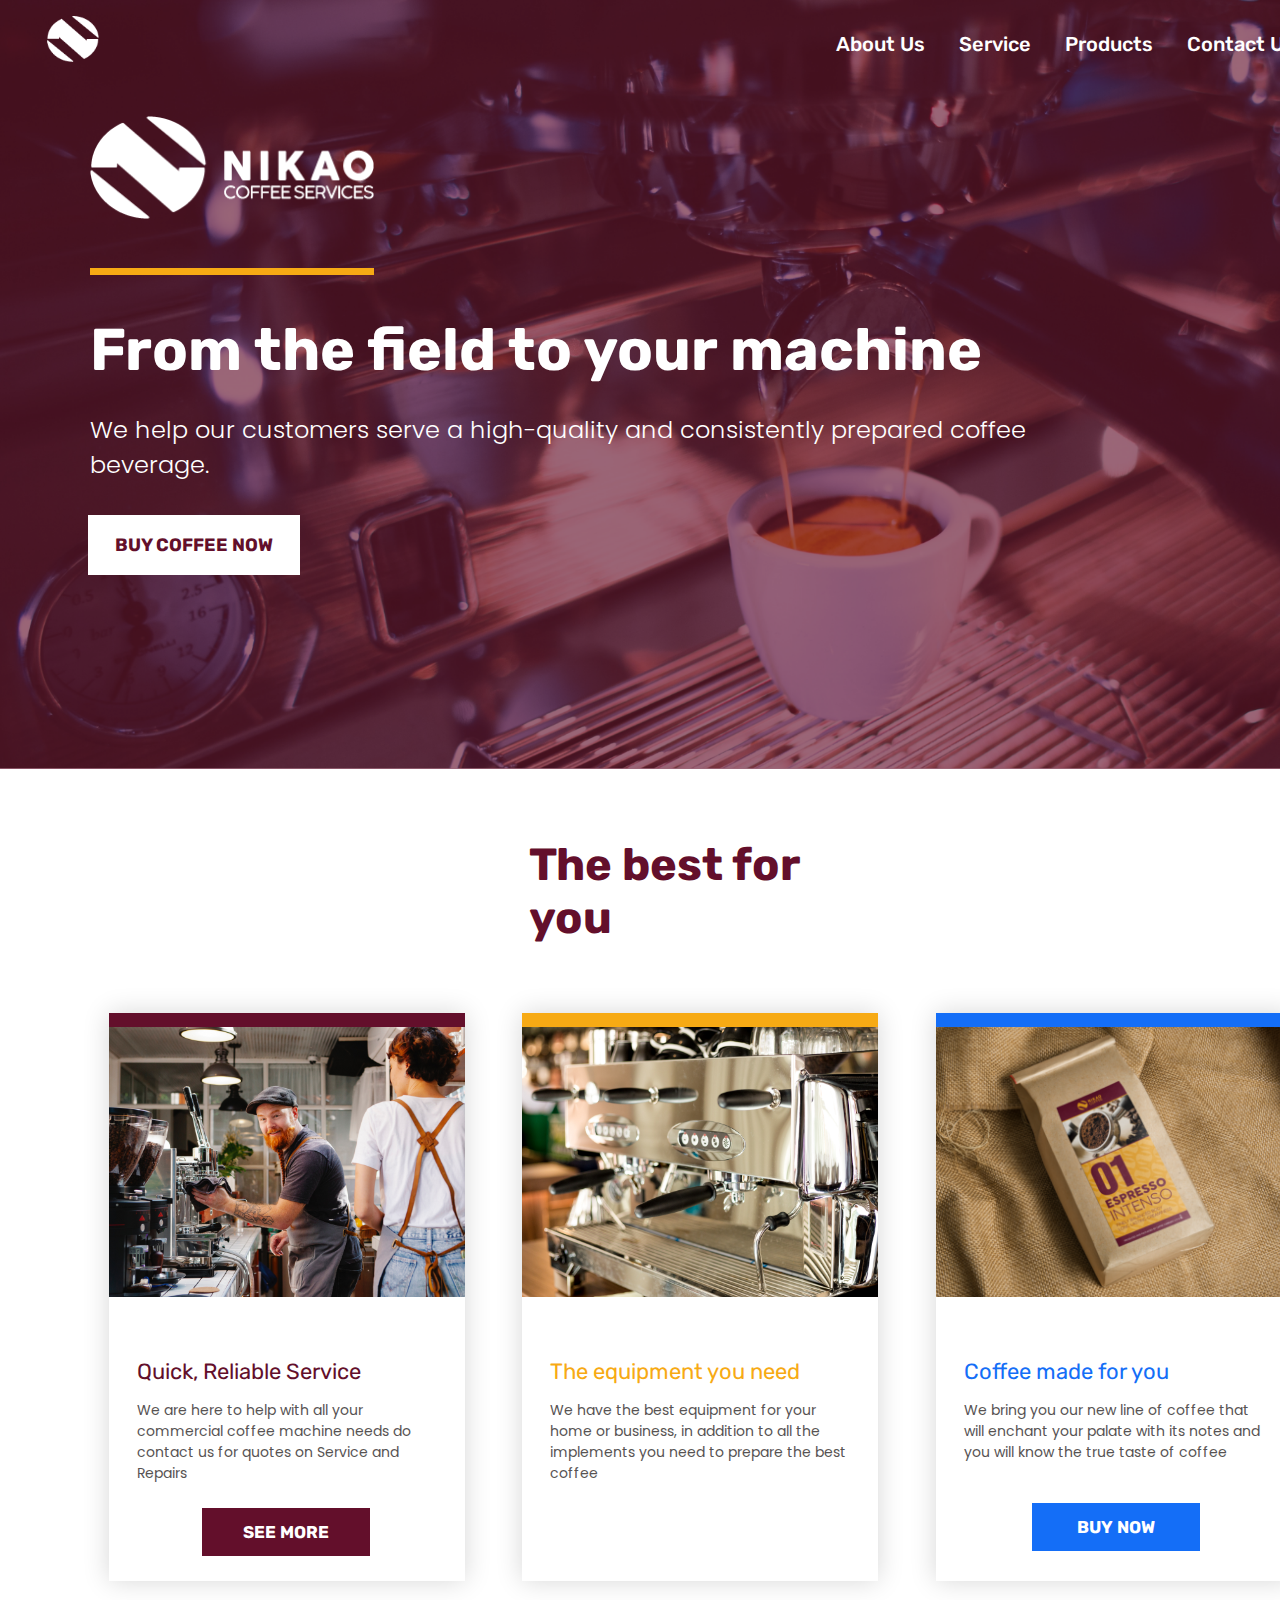
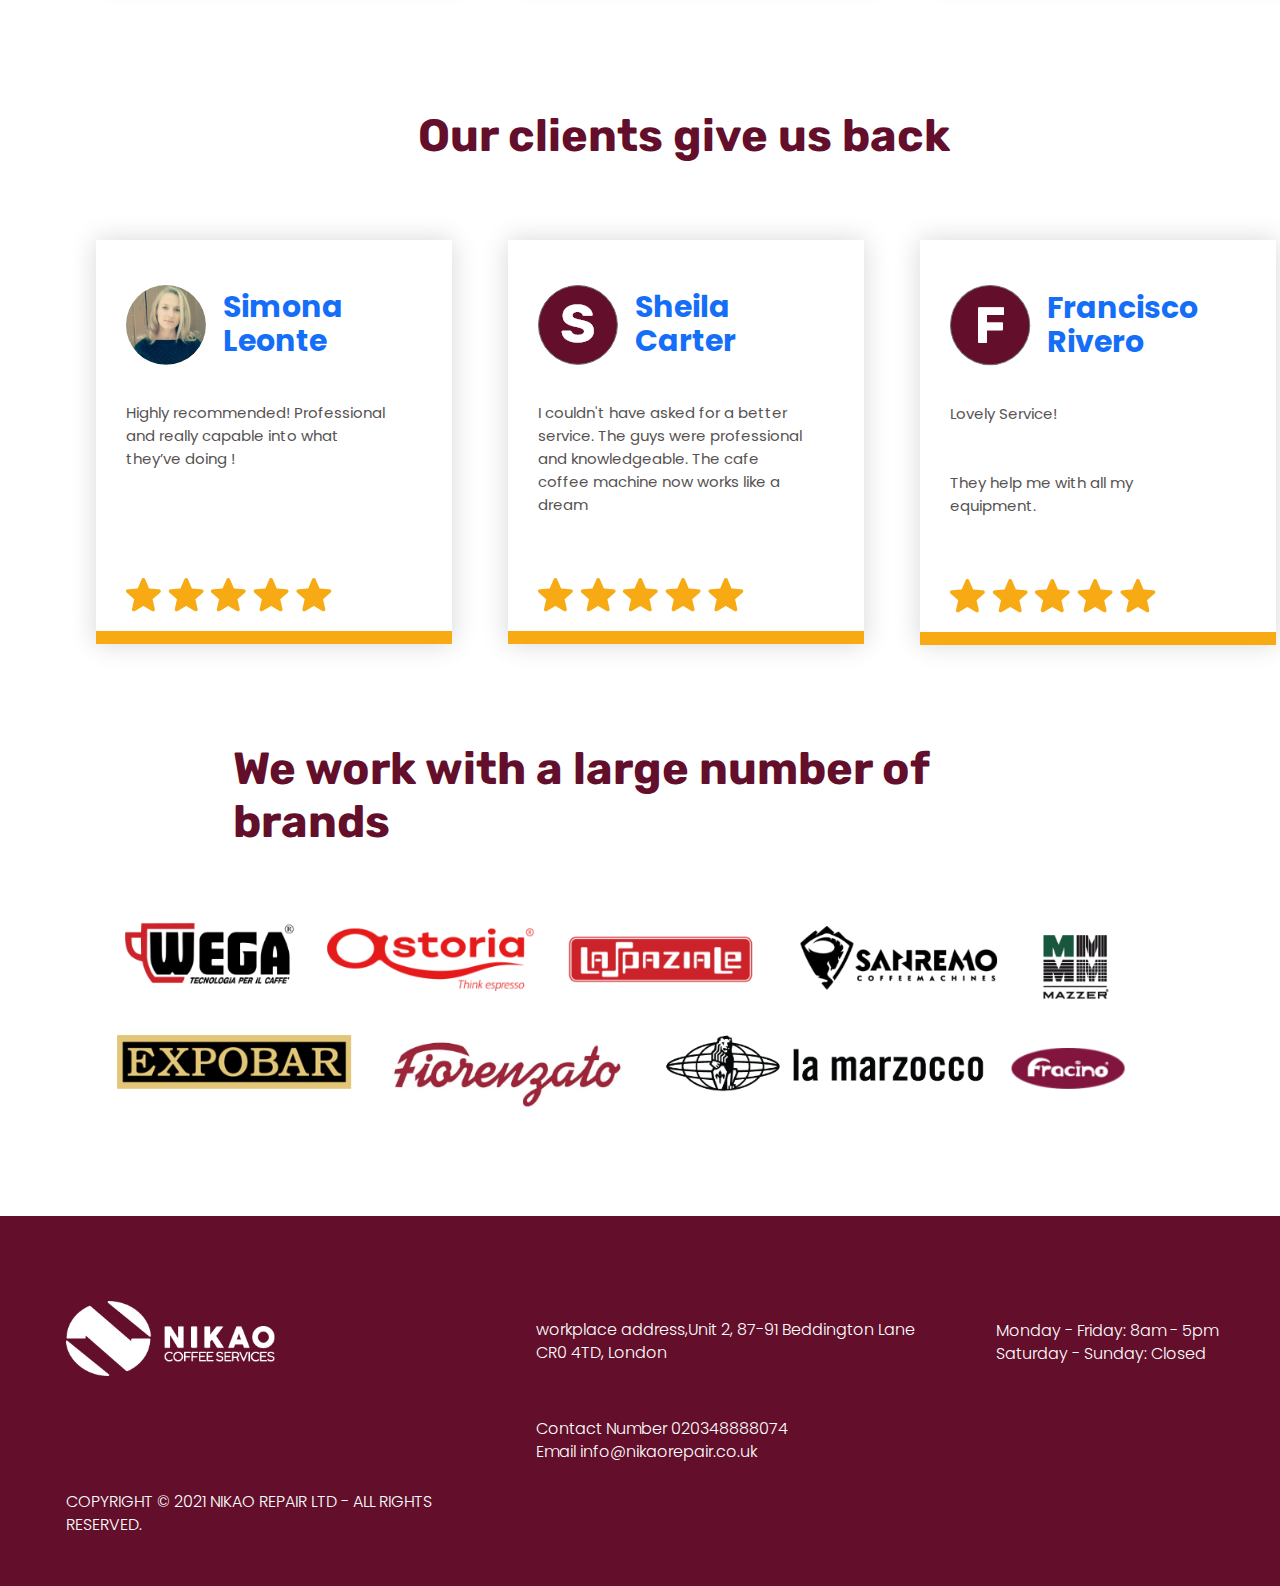
<file: index.html>
<!DOCTYPE html>
<html lang="en">
<head>
    <meta charset="UTF-8">
    <meta http-equiv="X-UA-Compatible" content="IE=edge">
    <meta name="viewport" content="width=device-width, initial-scale=1.0">
    <title>Nikao coffee services</title>
    <link rel="preconnect" href="https://fonts.gstatic.com">
    <link href="https://fonts.googleapis.com/css2?family=Rubik:wght@300;500;700&display=swap" rel="stylesheet">
    <link rel="preconnect" href="https://fonts.gstatic.com">
    <link href="https://fonts.googleapis.com/css2?family=Poppins:wght@300;500;700&display=swap" rel="stylesheet">
    <link rel="stylesheet" href="./coffee.css">
    <link rel="shortcut icon" type="image/ico" href="./Asset/Grupo 111.ico">
</head>
<body>
    <div class="p1">
       <div class="nav1">
            <div class="logi"><a href=""><img src="./Asset/Grupo 26.png" alt="" class="poreso"></a></div>
            <div><ul>
                <li><a href="./AboutUS.html" class="julio">About Us</a></li>
                <li><a href="./service.html" class="julio">Service</a></li>
                <li><a href="https://nikaoshop.squarespace.com/" class="julio">Products</a></li>
                <li><a href="./Contacto.html" class="julio">Contact US</a></li>
            </ul></div>
        </div>
        <img src="./Asset/Grupo 77.png" alt="" class="img1" >
        <img src="./Asset/Cafecito.png" alt="" class="img2">
        <div class="rect1"></div>
        <div class="rect2"></div>
        <h1>From the field to your machine</h1>
        <h3>We help our customers serve a high-quality and consistently prepared coffee beverage.</h3>
        <a href="https://nikaoshop.squarespace.com/"><button class="alelu1">BUY COFFEE NOW</button></a>
    </div>
    <!--<div class="sec2">
        <div class="sec3">
        <p class="tit1">About us</p>
        <div class="rect3"></div>
        <p class="text1">Founded as a technical service company in 2019, Nikao coffee services has set the standard for service quality and customer service in the specialty coffee industry. <br> Our experience ,espresso machinery repair, extensive parts inventory, commercial espresso equipment sales/rent and coffeee supply.</p>
    </div>
      <div class="sec4">  <img src="./Asset/Enmascarar grupo 8.png" alt="" class="img3"></div>
    </div>-->
    <div class="sec5">
        <p class="text2">The best for you</p>
        <div class="service">
            <div class="cd1">
                <div class="cuad"></div>
                <img src="./Asset/Enmascarar grupo 6.png" alt="" class="img4">
                <p class="text3">Quick, Reliable Service</p>
                <p class="text4">We are here to help with all your commercial coffee machine needs do contact us for quotes on Service and Repairs</p>
                <a href="./service.html"><button class="bot1">SEE MORE</button></a>
            </div>
            <div class="cd1">
                <div class="cuad1"></div>
                <img src="./Asset/Enmascarar grupo 5.png" alt="" class="img4">
                <p class="text5">The equipment you need</p>
                <p class="text4">We have the best equipment for your home or business, in addition to all the implements you need to prepare the best coffee</p>
               <!-- <button class="bot2">SEE MORE</button>-->
            </div>
            <div class="cd1">
                <div class="cuad2"></div>
                <img src="./Asset/Enmascarar grupo 4.png" alt="" class="img4">
                <p class="text6">Coffee made for you</p>
                <p class="text4">We bring you our new line of coffee that will enchant your palate with its notes and you will know the true taste of coffee</p>
                <a href="https://nikaoshop.squarespace.com/"><button class="bot3">BUY NOW</button></a>
            </div>
        </div>
    </div>
    <div class="sec6">
        <p class="text7">Our clients give us back</p>
        <div class="client">
            <div class="cd2">
                <img src="./Asset/Enmascarar grupo 7.png" alt="" class="img5">
                <p class="text8">Simona Leonte</p>
                <p class="text9">Highly recommended! Professional and really capable into what they’ve doing !</p>
                <img src="./Asset/Grupo 87.png" alt="" class="img6">
                <div class="cuad3"></div>
            </div>
            <div class="cd2">
                <img src="./Asset/Grupo 86.png" alt="" class="img5">
                <p class="text8">Sheila Carter</p>
                <p class="text9">I couldn't have asked for a better service. The guys were professional and knowledgeable. The cafe coffee machine now works like a dream</p>
                <img src="./Asset/Grupo 87.png" alt="" class="img6">
                <div class="cuad3"></div>
            </div>
            <div class="cd2">
                <img src="Asset/Grupo 116.png" alt="" class="img5">
                <p class="text8">Francisco Rivero</p>
                <p class="text9">Lovely Service! <br> <br> <br> They help me with all my equipment.</p>
                <img src="./Asset/Grupo 87.png" alt="" class="img6">
                <div class="cuad3"></div>
            </div>

        </div>

    </div>
    <!--<div class="for1">
        <div class="fon1"></div>
        <div class="cuad54">
        <div class="formato">
            <p class="Ftitulo">Contact us for a Quote</p>
            <form action="" class="epa" name="Contact" method="POST" data-netlify="true">
                <label for="Fname">Name</label><br>
                <input type="text" id="Fname" name="name"><br>
                <label for="Fmail">Email</label><br>
                <input type="text" id="Fmail" name="mail"><br>
                <label for="Fphone">Phone</label><br>
                <input type="text" id="Fphone" name="phone"><br>
                <label for="Fmoldel">Make and model number appliance</label><br>
                <input type="text" id="Fmodel" name="model"><br>
                <label for="Fproblem">Describe the problem that you are having</label><br>
                <textarea name="prob" id="Fproblem" cols="30" rows="10" name="problem"></textarea>
                <input type="submit" value="Send">
                
            </form>
        </div>
        <div class="info">
        <p class="epa3">Social</p>
        <div class="epa5">
            <a href="https://www.instagram.com/nikaorepair"><img src="./Asset/instagram.png" alt=""></a>
            <a href="https://twitter.com/nikaorepair"><img src="./Asset/twitter.png" alt=""></a>
            <a href="https://www.youtube.com/channel/UCZQz8JqwjemHHYcEwR97OIQ"><img src="./Asset/youtube.png" alt=""></a>
            <a href="https://www.facebook.com/100402151916571"><img src="./Asset/facebook.png" alt=""></a>
        </div>
        </div>
        
        </div>
    </div>-->
    <div>
        <p class="text20">We work with a large number of brands</p>
        <img src="Asset/Grupo 119.png" alt="" class="img15">
    </div>
    <footer>
        <img src="Asset/epa.png" alt="" class="img10">
        <p class="fot1">COPYRIGHT © 2021 NIKAO REPAIR LTD - ALL RIGHTS RESERVED.</p>
        <p class="fot2">workplace address,Unit 2, 87-91 Beddington Lane CR0 4TD, London</p>
        <p class="fot3">Contact Number 020348888074 Email info@nikaorepair.co.uk</p>
        <p class="fot4">Monday - Friday: 8am - 5pm Saturday - Sunday: Closed </p>
    </footer>
</body>
</html>
</file>
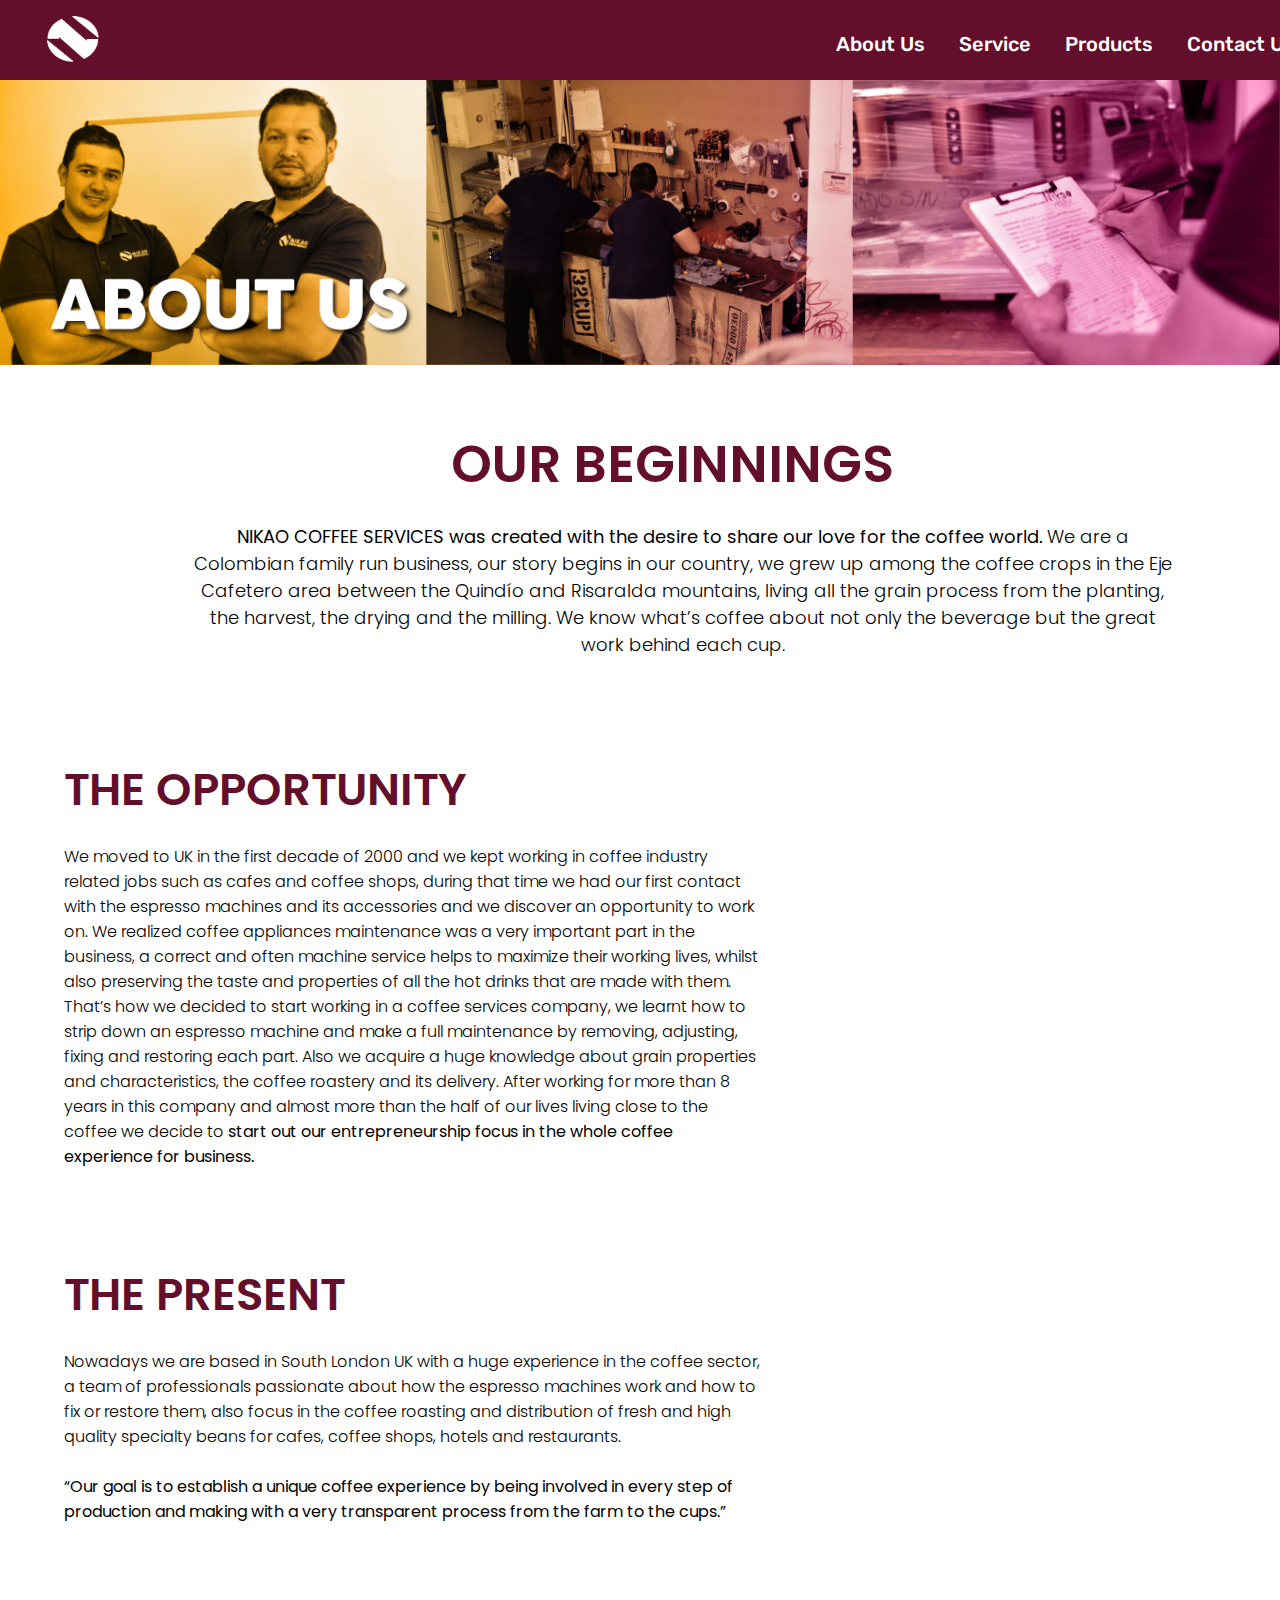
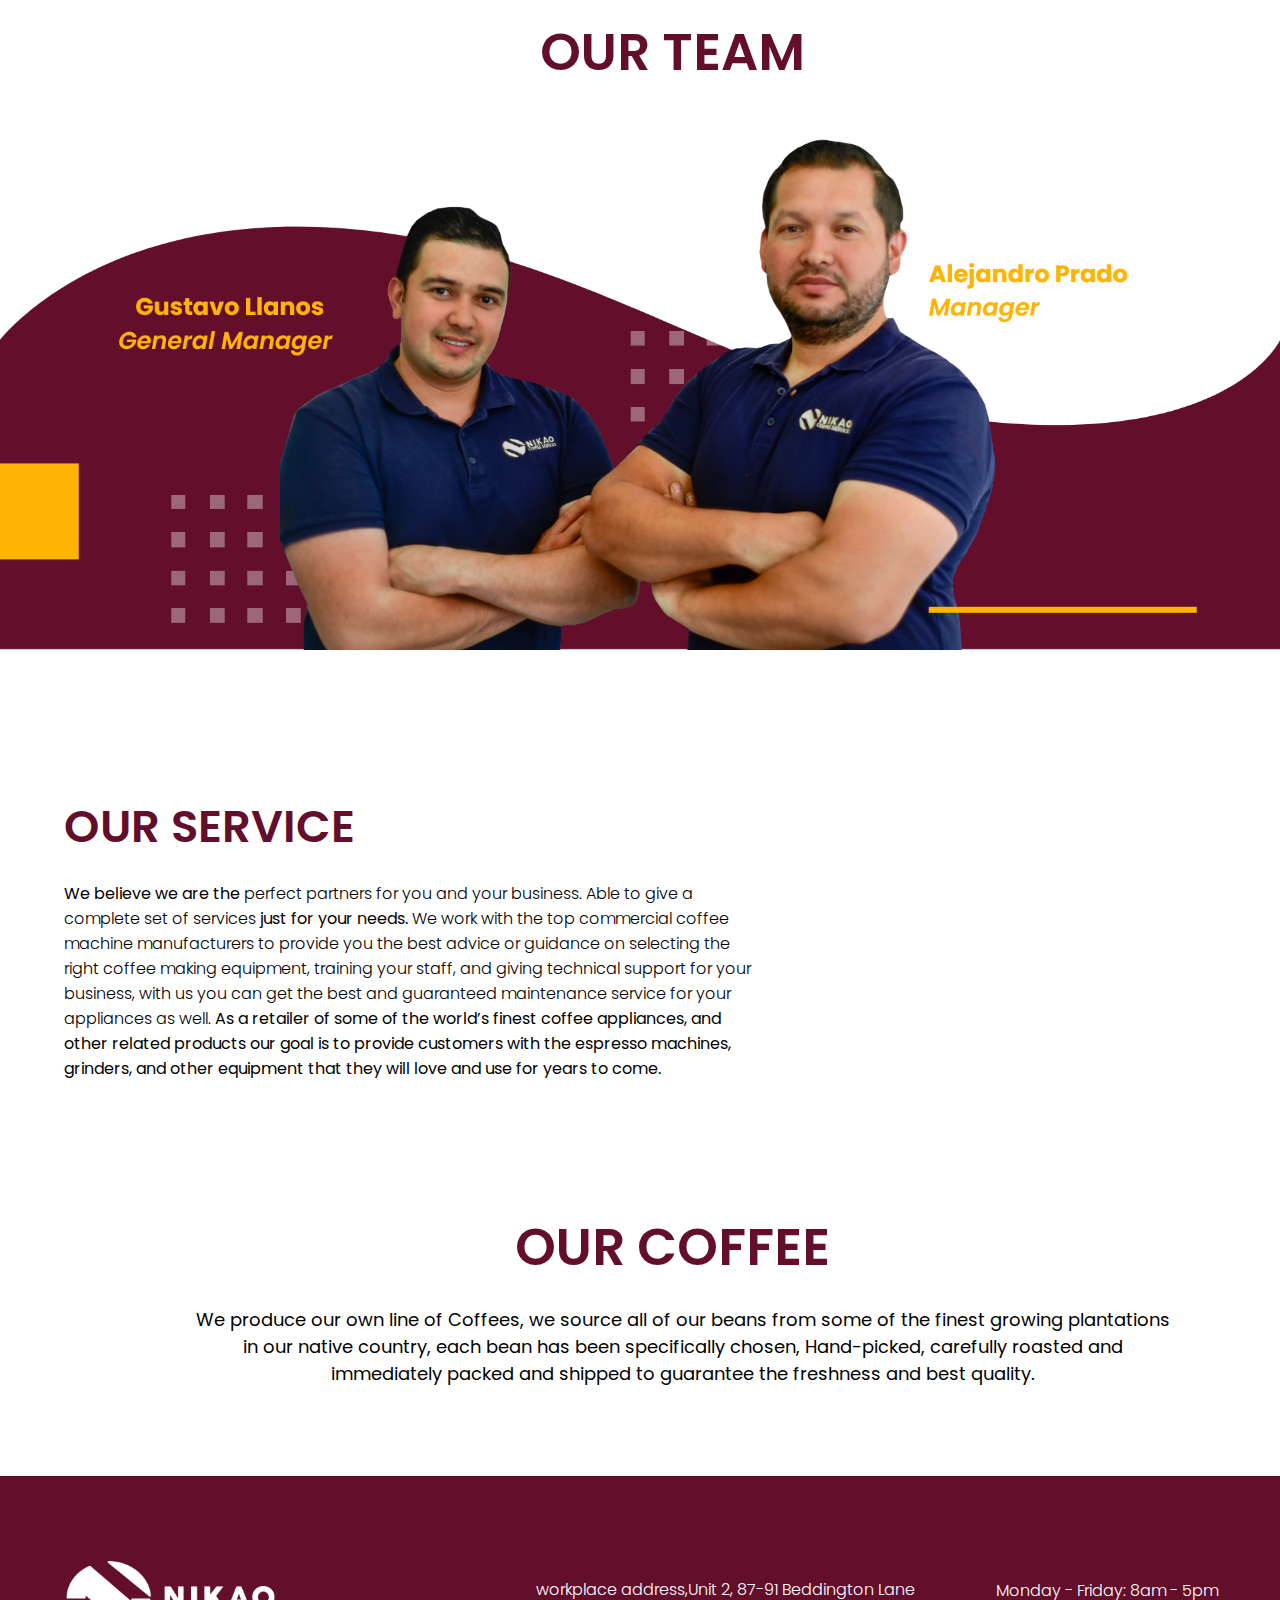
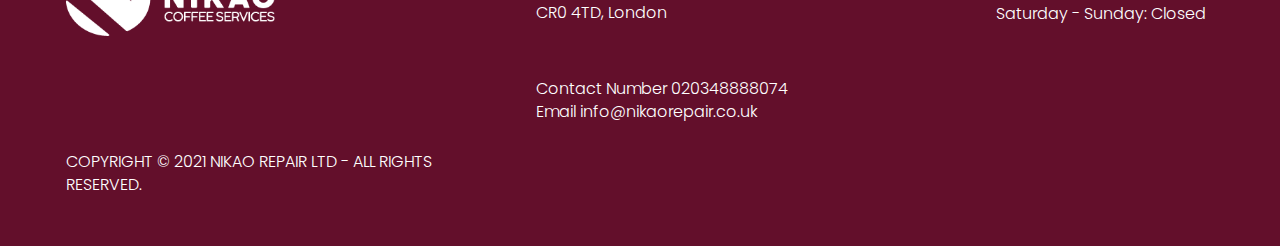
<file: AboutUS.html>
<!DOCTYPE html>
<html lang="en">
<head>
    <meta charset="UTF-8">
    <meta http-equiv="X-UA-Compatible" content="IE=edge">
    <meta name="viewport" content="width=device-width, initial-scale=1.0">
    <title>About Us</title>
    <link rel="preconnect" href="https://fonts.gstatic.com">
    <link href="https://fonts.googleapis.com/css2?family=Rubik:wght@300;500;700&display=swap" rel="stylesheet">
    <link rel="preconnect" href="https://fonts.gstatic.com">
    <link href="https://fonts.googleapis.com/css2?family=Poppins:wght@300;500;700&display=swap" rel="stylesheet">
    <link rel="stylesheet" href="./coffe2.css">
    <link rel="stylesheet" href="./coffe3.css">
    <link rel="stylesheet" href="./coffee.css">
    <link rel="stylesheet" href="./coffe4.css">
    <link rel="shortcut icon" type="image/ico" href="./Asset/Grupo 111.ico">
</head>
<body>
    <div class="nav122">
        <div class="logi"><a href="./index.html"><img src="./Asset/Grupo 26.png" alt="" class="poreso"></a></div>
        <div><ul>
            <li><a href="./AboutUS.html" class="julio">About Us</a></li>
            <li><a href="./service.html" class="julio">Service</a></li>
            <li><a href="https://nikaoshop.squarespace.com/" class="julio">Products</a></li>
            <li><a href="./Contacto.html" class="julio">Contact US</a></li>
        </ul></div>
</div>
<div style="top: 80px; position: relative;">
    <img src="./Asset/ABOUT-US.png" alt="" class="se154">
   
</div>
<div style="height: 334px; position: relative;top: 76px;" class="x1">
    <p class="tity21">OUR BEGINNINGS</p>
    <p class="intro41"><b> NIKAO COFFEE SERVICES was created with the desire to share our love for the coffee world.</b> 
        We are a Colombian family run business, our story begins in our country, we grew up among the coffee crops in the Eje Cafetero area between the Quindío and Risaralda mountains, living all the grain process from the planting, the harvest, the drying and the milling. We know what’s coffee about not only the beverage but the great work behind each cup.
        </p>
</div>
<div style="    position: relative;top: 73px;height: 505px;" class="x6">
    <p class="tity31">THE OPPORTUNITY</p>
    <p class="intro51">We moved to UK in the first decade of 2000 and we kept working in coffee industry related jobs such as cafes and coffee shops, during that time we had our first contact with the espresso machines and its accessories and we discover an opportunity to work on.
        We realized coffee appliances maintenance was a very important part in the business, a correct and often machine service helps to maximize their working lives, whilst also preserving the taste and properties of all the hot drinks that are made with them.
        That’s how we decided to start working in a coffee services company, we learnt how to strip down an espresso machine and make a full maintenance by removing, adjusting, fixing and restoring each part. Also we acquire a huge knowledge about grain properties and characteristics, the coffee roastery and its delivery.
        After working for more than 8 years in this company and almost more than the half of our lives living close to the coffee we decide to <b> start out our entrepreneurship focus in the whole coffee experience for business.</b> 
        </p>
</div>
<div style="    position: relative;top: 73px;height: 349px;" class="x2">
    <p class="tity31">THE PRESENT</p>
    <p class="intro51">Nowadays we are based in South London UK with a huge experience in the coffee sector, a team of professionals passionate about how the espresso machines work and how to fix or restore them, also focus in the coffee roasting and distribution of fresh and high quality specialty beans for cafes, coffee shops, hotels and restaurants. <br><br>
        <b>“Our goal is to establish a unique coffee experience by being involved in every step of production and making with a very transparent process from the farm to the cups.”</b>
         
        </p>
</div>
<div style="height: 728px; position: relative;top: 76px;" class="qwq">
    <p class="tity21">OUR TEAM</p>
    <img src="./Asset/personas.png" alt="" class="iju">
</div>
<div style="    position: relative;top: 73px;height: 365px;" class="wqw">
    <p class="tity31">OUR SERVICE</p>
    <p class="intro51"><b>We believe we are the</b> perfect partners for you and your business. Able to give a complete set of services <b> just for your needs. </b>
        We work with the top commercial coffee machine manufacturers to provide you the best advice or guidance on selecting the right coffee making equipment, training your staff, and giving technical support for your business, with us you can get the best and guaranteed maintenance service for your appliances as well.
        <b>As a retailer of some of the world’s finest coffee appliances, and other related products our goal is to provide customers with the espresso machines, grinders, and other equipment that they will love and use for years to come.</b>
        
        </p>
</div>
<div style="height: 334px; position: relative;top: 76px;" class="x3">
    <p class="tity21">OUR COFFEE</p>
    <p class="intro41"><b> We produce our own line of Coffees, we source all of our beans from some of the finest growing plantations in our native country, each bean has been specifically chosen, Hand-picked, carefully roasted and immediately packed and shipped to guarantee the freshness and best quality.</p>
</div>
<footer>
    <img src="Asset/epa.png" alt="" class="img10">
    <p class="fot1">COPYRIGHT © 2021 NIKAO REPAIR LTD - ALL RIGHTS RESERVED.</p>
    <p class="fot2">workplace address,Unit 2, 87-91 Beddington Lane CR0 4TD, London</p>
    <p class="fot3">Contact Number 020348888074 Email info@nikaorepair.co.uk</p>
    <p class="fot4">Monday - Friday: 8am - 5pm Saturday - Sunday: Closed </p>
</footer>
</body>
</html>
</file>
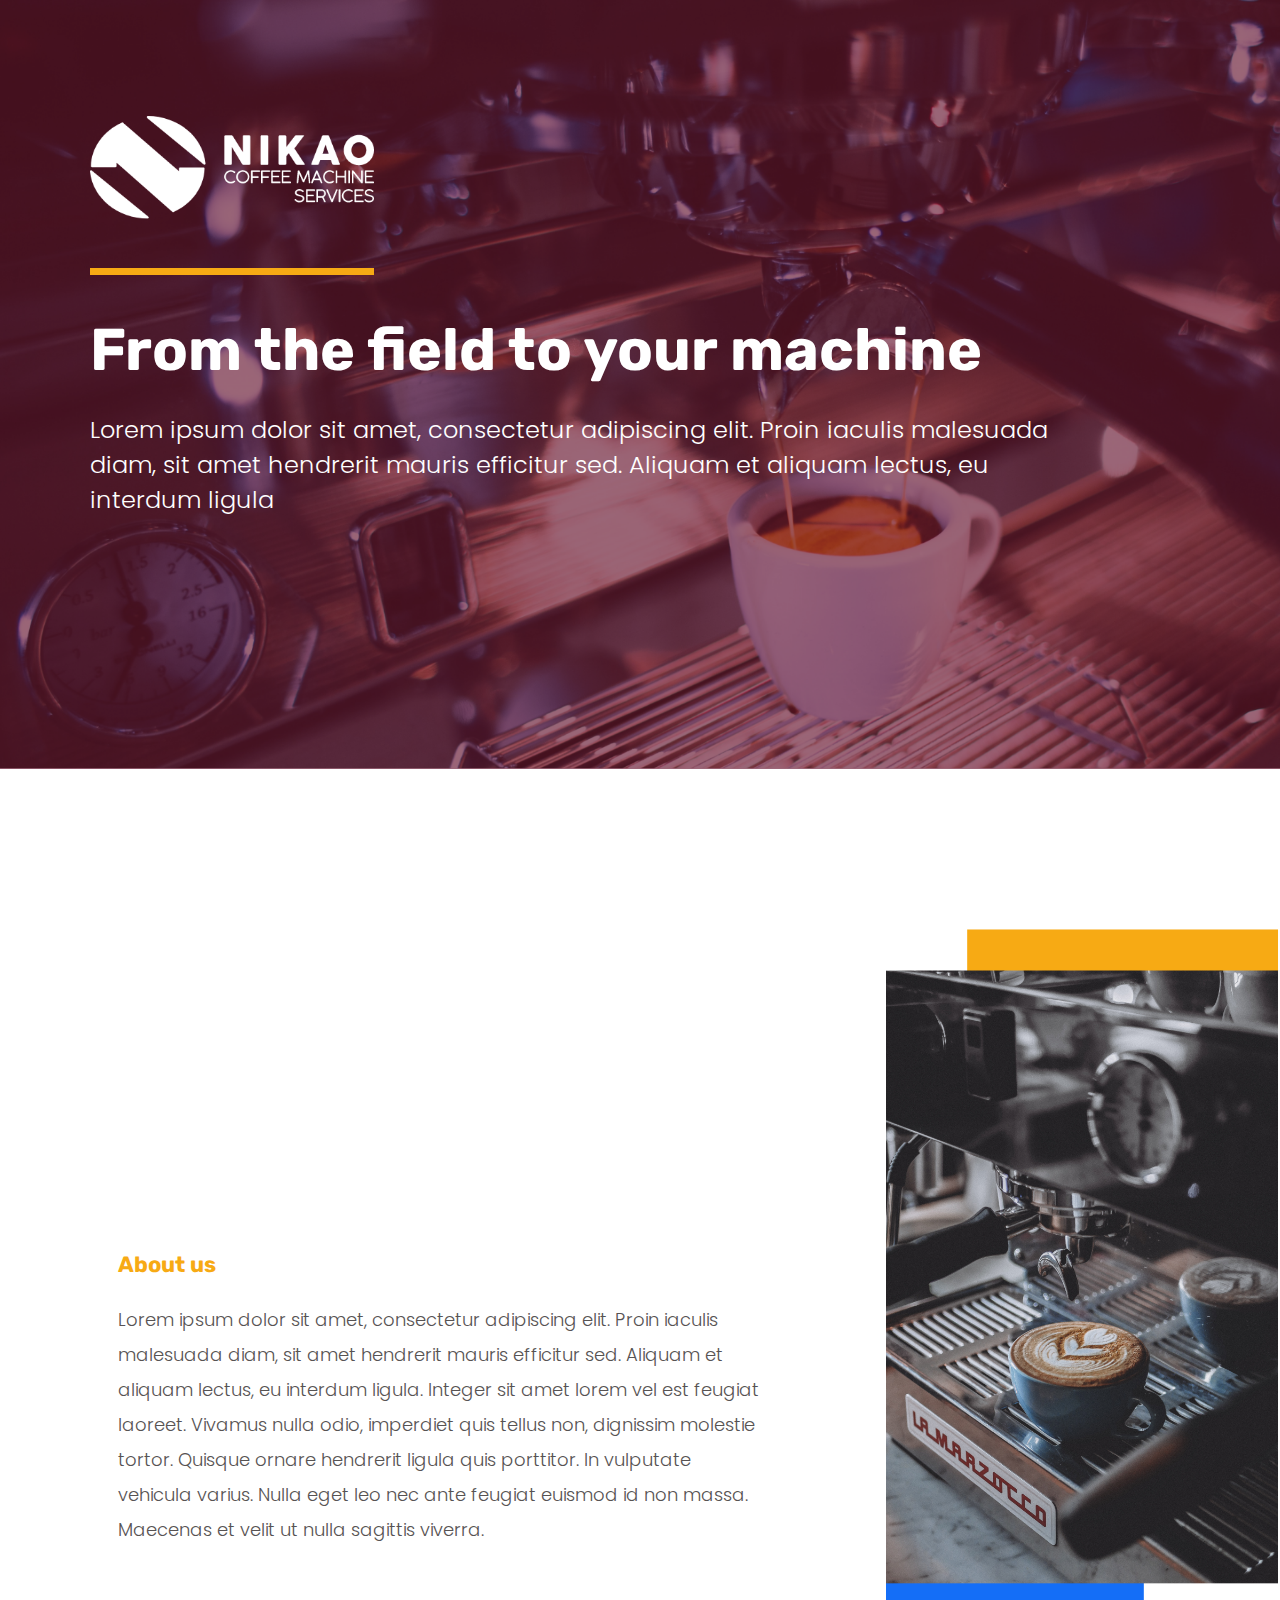
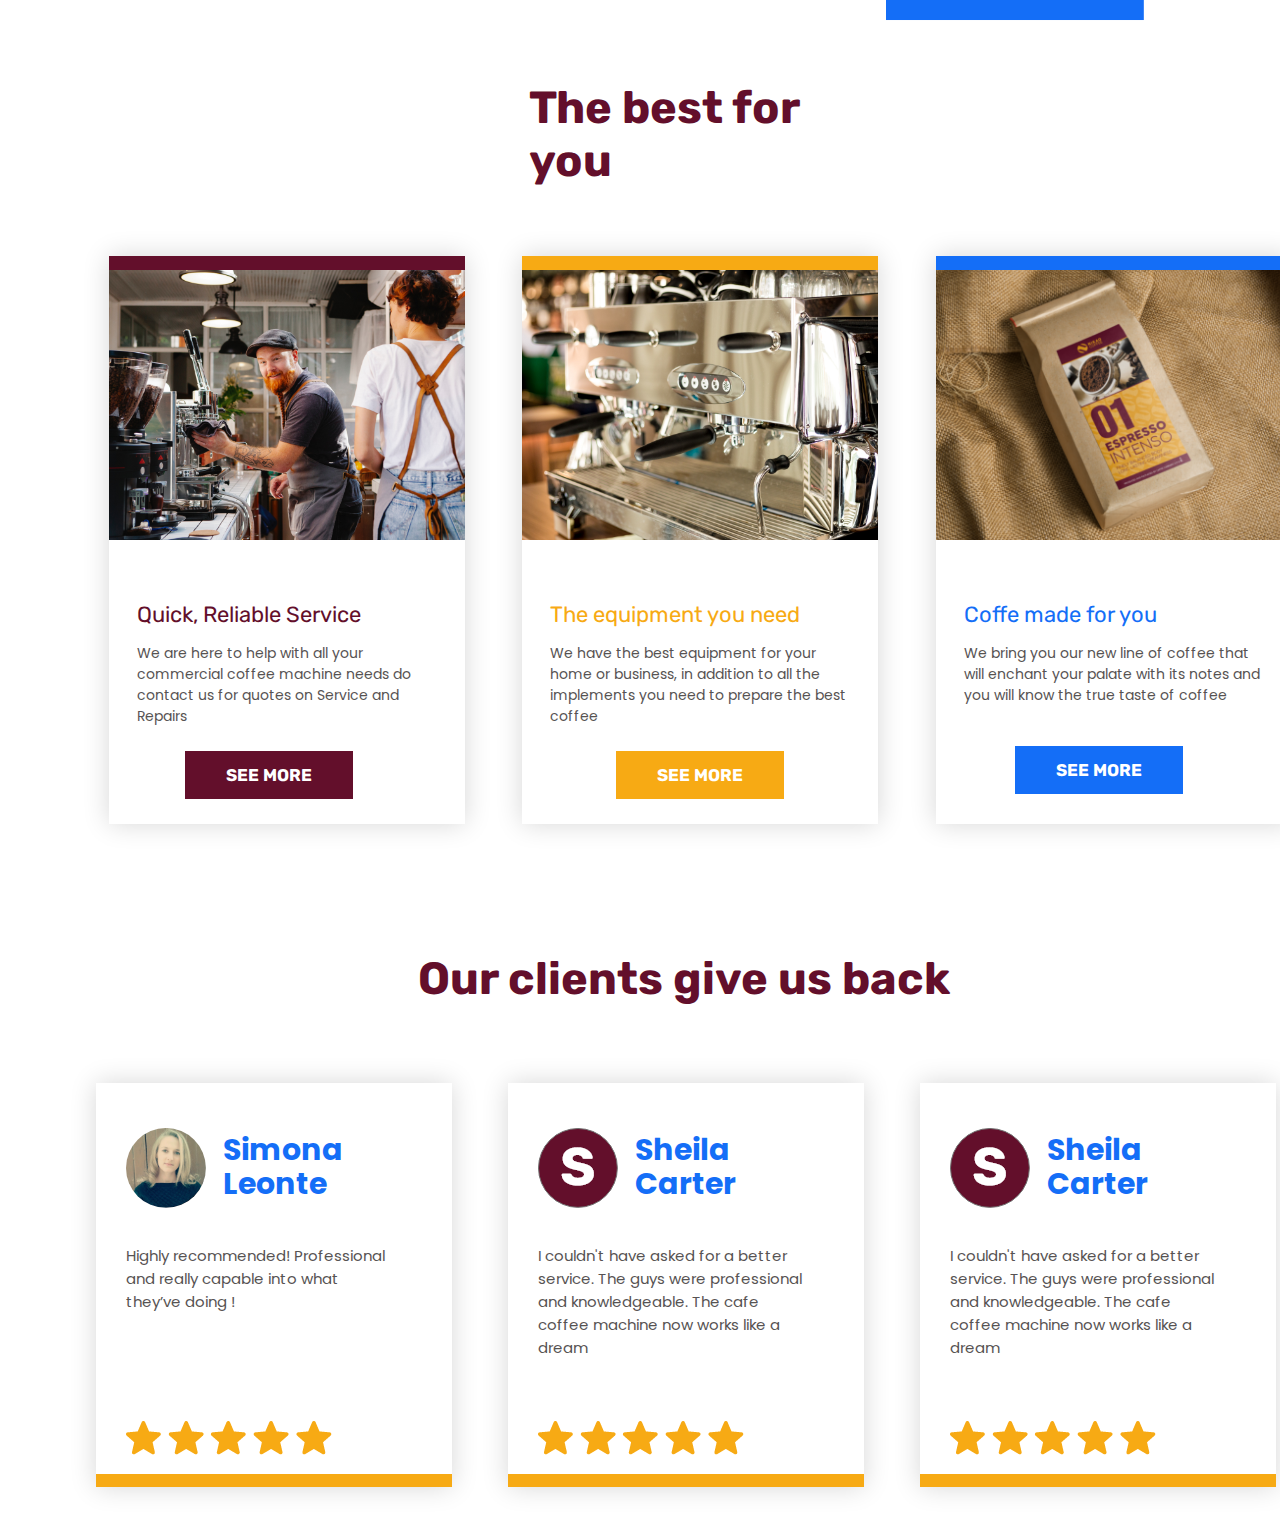
<file: coffe.html>
<!DOCTYPE html>
<html lang="en">
<head>
    <meta charset="UTF-8">
    <meta http-equiv="X-UA-Compatible" content="IE=edge">
    <meta name="viewport" content="width=device-width, initial-scale=1.0">
    <title>Nikao coffe services</title>
    <link rel="preconnect" href="https://fonts.gstatic.com">
    <link href="https://fonts.googleapis.com/css2?family=Rubik:wght@300;500;700&display=swap" rel="stylesheet">
    <link rel="preconnect" href="https://fonts.gstatic.com">
    <link href="https://fonts.googleapis.com/css2?family=Poppins:wght@300;500;700&display=swap" rel="stylesheet">
    <link rel="stylesheet" href="./coffee.css">
</head>
<body>
    <div class="p1">
        <img src="./Asset/Grupo 77.png" alt="" class="img1" >
        <img src="./Asset/Grupo 33.png" alt="" class="img2">
        <div class="rect1"></div>
        <div class="rect2"></div>
        <h1>From the field to your machine</h1>
        <h3>Lorem ipsum dolor sit amet, consectetur adipiscing elit. Proin iaculis malesuada diam, sit amet hendrerit mauris efficitur sed. Aliquam et aliquam lectus, eu interdum ligula</h3>
    </div>
    <div class="sec2">
        <div class="sec3">
        <p class="tit1">About us</p>
        <div class="rect3"></div>
        <p class="text1">Lorem ipsum dolor sit amet, consectetur adipiscing elit. Proin iaculis malesuada diam, sit amet hendrerit mauris efficitur sed. Aliquam et aliquam lectus, eu interdum ligula. Integer sit amet lorem vel est feugiat laoreet. Vivamus nulla odio, imperdiet quis tellus non, dignissim molestie tortor. Quisque ornare hendrerit ligula quis porttitor. In vulputate vehicula varius. Nulla eget leo nec ante feugiat euismod id non massa. Maecenas et velit ut nulla sagittis viverra.</p>
    </div>
      <div class="sec4">  <img src="./Asset/Enmascarar grupo 8.png" alt="" class="img3"></div>
    </div>
    <div class="sec5">
        <p class="text2">The best for you</p>
        <div class="service">
            <div class="cd1">
                <div class="cuad"></div>
                <img src="./Asset/Enmascarar grupo 6.png" alt="" class="img4">
                <p class="text3">Quick, Reliable Service</p>
                <p class="text4">We are here to help with all your commercial coffee machine needs do contact us for quotes on Service and Repairs</p>
                <button class="bot1">SEE MORE</button>
            </div>
            <div class="cd1">
                <div class="cuad1"></div>
                <img src="./Asset/Enmascarar grupo 5.png" alt="" class="img4">
                <p class="text5">The equipment you need</p>
                <p class="text4">We have the best equipment for your home or business, in addition to all the implements you need to prepare the best coffee</p>
                <button class="bot2">SEE MORE</button>
            </div>
            <div class="cd1">
                <div class="cuad2"></div>
                <img src="./Asset/Enmascarar grupo 4.png" alt="" class="img4">
                <p class="text6">Coffe made for you</p>
                <p class="text4">We bring you our new line of coffee that will enchant your palate with its notes and you will know the true taste of coffee</p>
                <button class="bot3">SEE MORE</button>
            </div>
        </div>
    </div>
    <div class="sec6">
        <p class="text7">Our clients give us back</p>
        <div class="client">
            <div class="cd2">
                <img src="./Asset/Enmascarar grupo 7.png" alt="" class="img5">
                <p class="text8">Simona Leonte</p>
                <p class="text9">Highly recommended! Professional and really capable into what they’ve doing !</p>
                <img src="./Asset/Grupo 87.png" alt="" class="img6">
                <div class="cuad3"></div>
            </div>
            <div class="cd2">
                <img src="./Asset/Grupo 86.png" alt="" class="img5">
                <p class="text8">Sheila Carter</p>
                <p class="text9">I couldn't have asked for a better service. The guys were professional and knowledgeable. The cafe coffee machine now works like a dream</p>
                <img src="./Asset/Grupo 87.png" alt="" class="img6">
                <div class="cuad3"></div>
            </div>
            <div class="cd2">
                <img src="./Asset/Grupo 86.png" alt="" class="img5">
                <p class="text8">Sheila Carter</p>
                <p class="text9">I couldn't have asked for a better service. The guys were professional and knowledgeable. The cafe coffee machine now works like a dream</p>
                <img src="./Asset/Grupo 87.png" alt="" class="img6">
                <div class="cuad3"></div>
            </div>

        </div>

    </div>
</body>
</html>
</file>
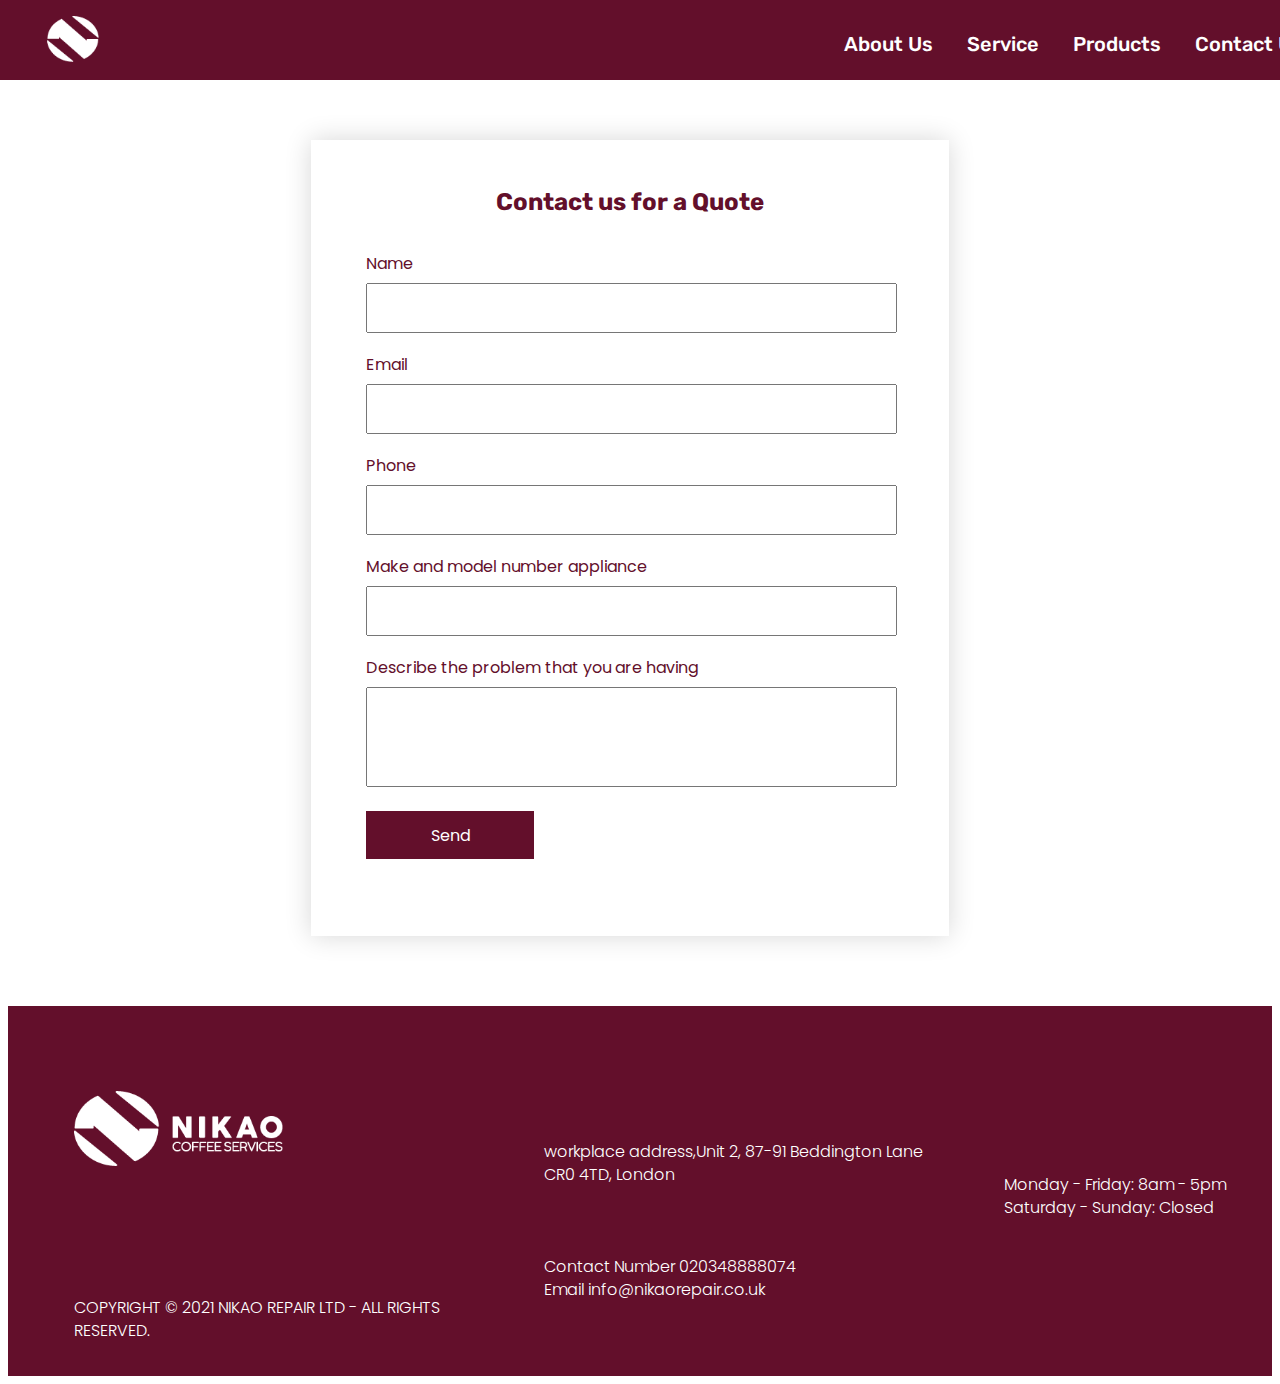
<file: Contacto.html>
<!DOCTYPE html>
<html lang="en">
<head>
    <meta charset="UTF-8">
    <meta http-equiv="X-UA-Compatible" content="IE=edge">
    <meta name="viewport" content="width=device-width, initial-scale=1.0">
    <title>Contact</title>
    <link rel="preconnect" href="https://fonts.gstatic.com">
    <link href="https://fonts.googleapis.com/css2?family=Rubik:wght@300;500;700&display=swap" rel="stylesheet">
    <link rel="preconnect" href="https://fonts.gstatic.com">
    <link href="https://fonts.googleapis.com/css2?family=Poppins:wght@300;500;700&display=swap" rel="stylesheet">
    <link rel="stylesheet" href="./coffe2.css">
    <link rel="stylesheet" href="./coffe3.css">
    <link rel="shortcut icon" type="image/ico" href="./Asset/Grupo 111.ico">
</head>
<body>
    <div class="nav122">
        <div class="logi"><a href="./index.html"><img src="./Asset/Grupo 26.png" alt="" class="poreso"></a></div>
        <div><ul>
            <li><a href="./AboutUS.html" class="julio">About Us</a></li>
            <li><a href="./service.html" class="julio">Service</a></li>
            <li><a href="https://nikaoshop.squarespace.com/" class="julio">Products</a></li>
            <li><a href="./Contacto.html" class="julio">Contact US</a></li>
        </ul></div>
    </div>
    <div class="for1x">
        
        <div class="formatox">
            <p class="Ftitulox">Contact us for a Quote</p>
            <form action="" class="epa" name="Contact" method="POST" data-netlify="true">
                <label for="Fname">Name</label><br>
                <input type="text" id="Fname" name="name"><br>
                <label for="Fmail">Email</label><br>
                <input type="text" id="Fmail" name="mail"><br>
                <label for="Fphone">Phone</label><br>
                <input type="text" id="Fphone" name="phone"><br>
                <label for="Fmoldel">Make and model number appliance</label><br>
                <input type="text" id="Fmodel" name="model"><br>
                <label for="Fproblem">Describe the problem that you are having</label><br>
                <textarea name="prob" id="Fproblem" cols="30" rows="10" name="problem"></textarea>
                <input type="submit" value="Send">
                
            </form>
        </div>
        
        
        
    </div>  

    <footer>
        <img src="Asset/epa.png" alt="" class="img10">
        <p class="fot1">COPYRIGHT © 2021 NIKAO REPAIR LTD - ALL RIGHTS RESERVED.</p>
        <p class="fot2">workplace address,Unit 2, 87-91 Beddington Lane CR0 4TD, London</p>
        <p class="fot3">Contact Number 020348888074 Email info@nikaorepair.co.uk</p>
        <p class="fot4">Monday - Friday: 8am - 5pm Saturday - Sunday: Closed </p>
    </footer>
</body>
</html>
</file>
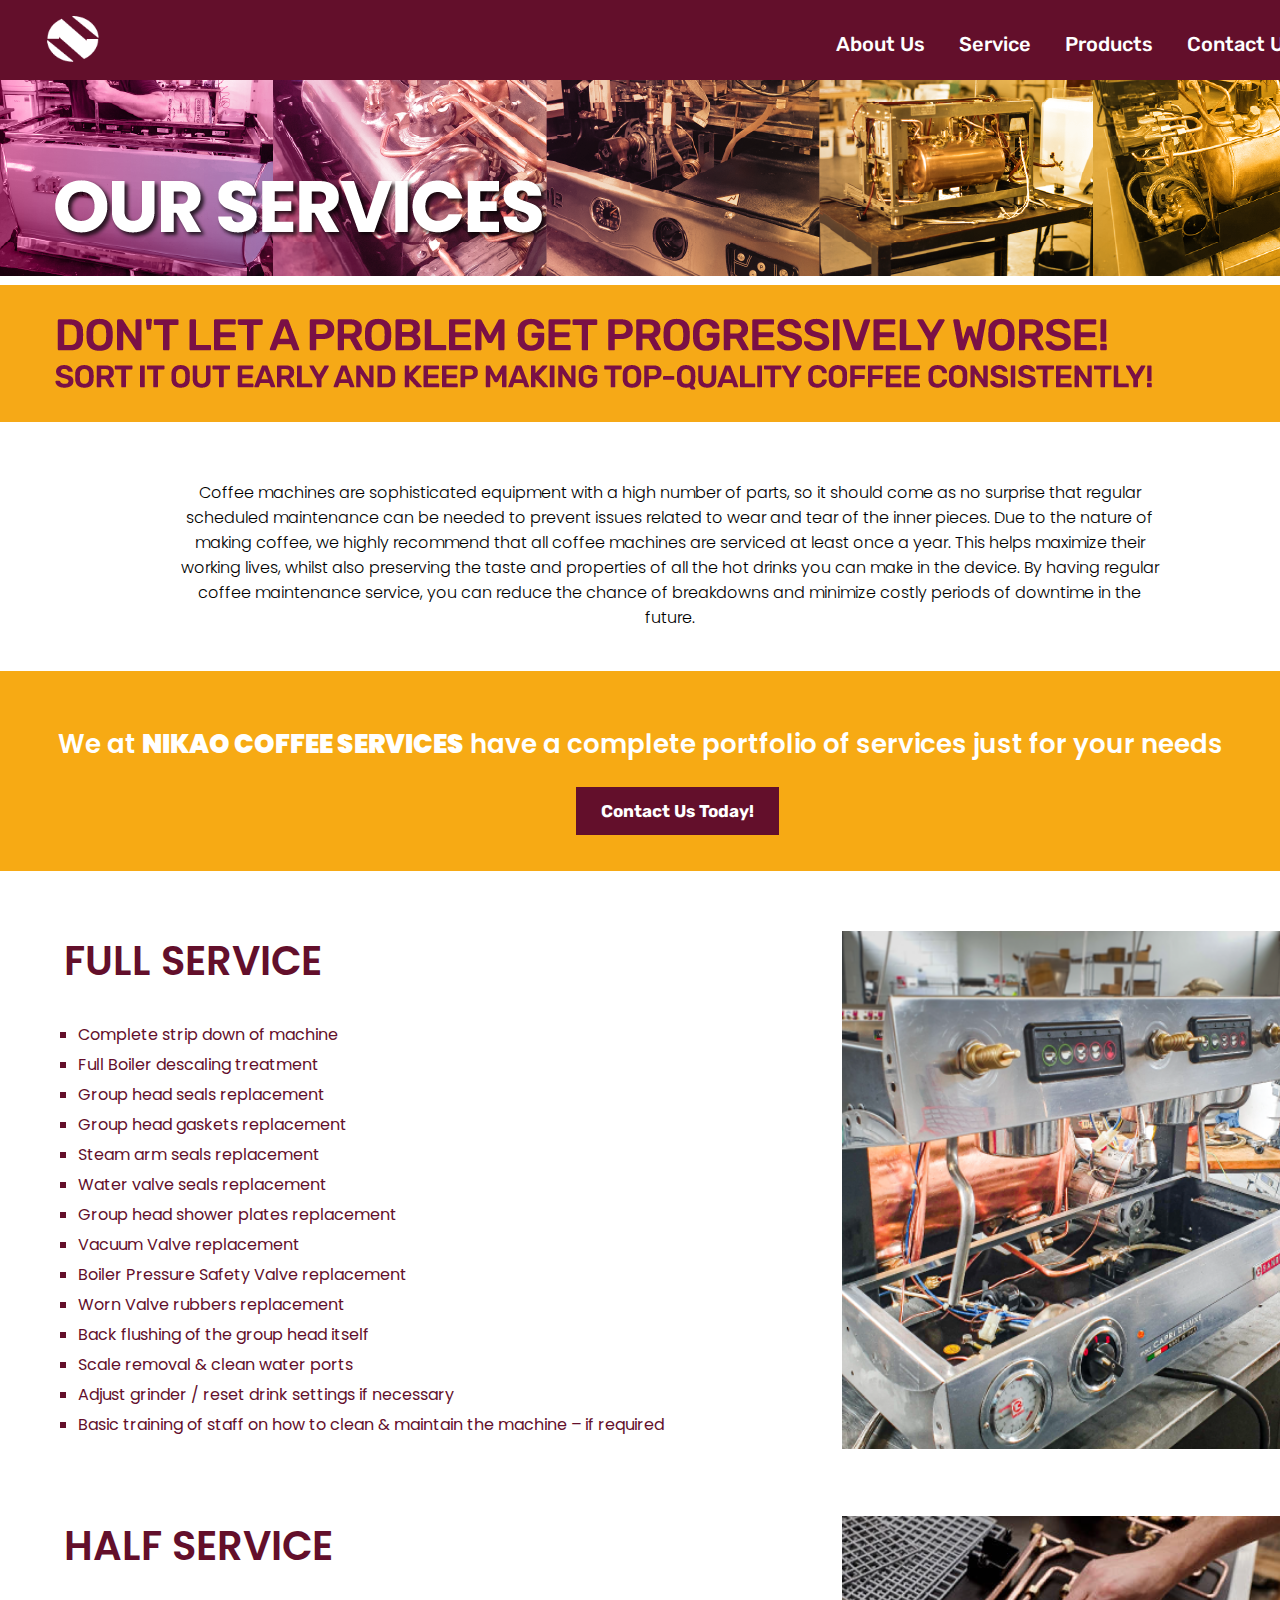
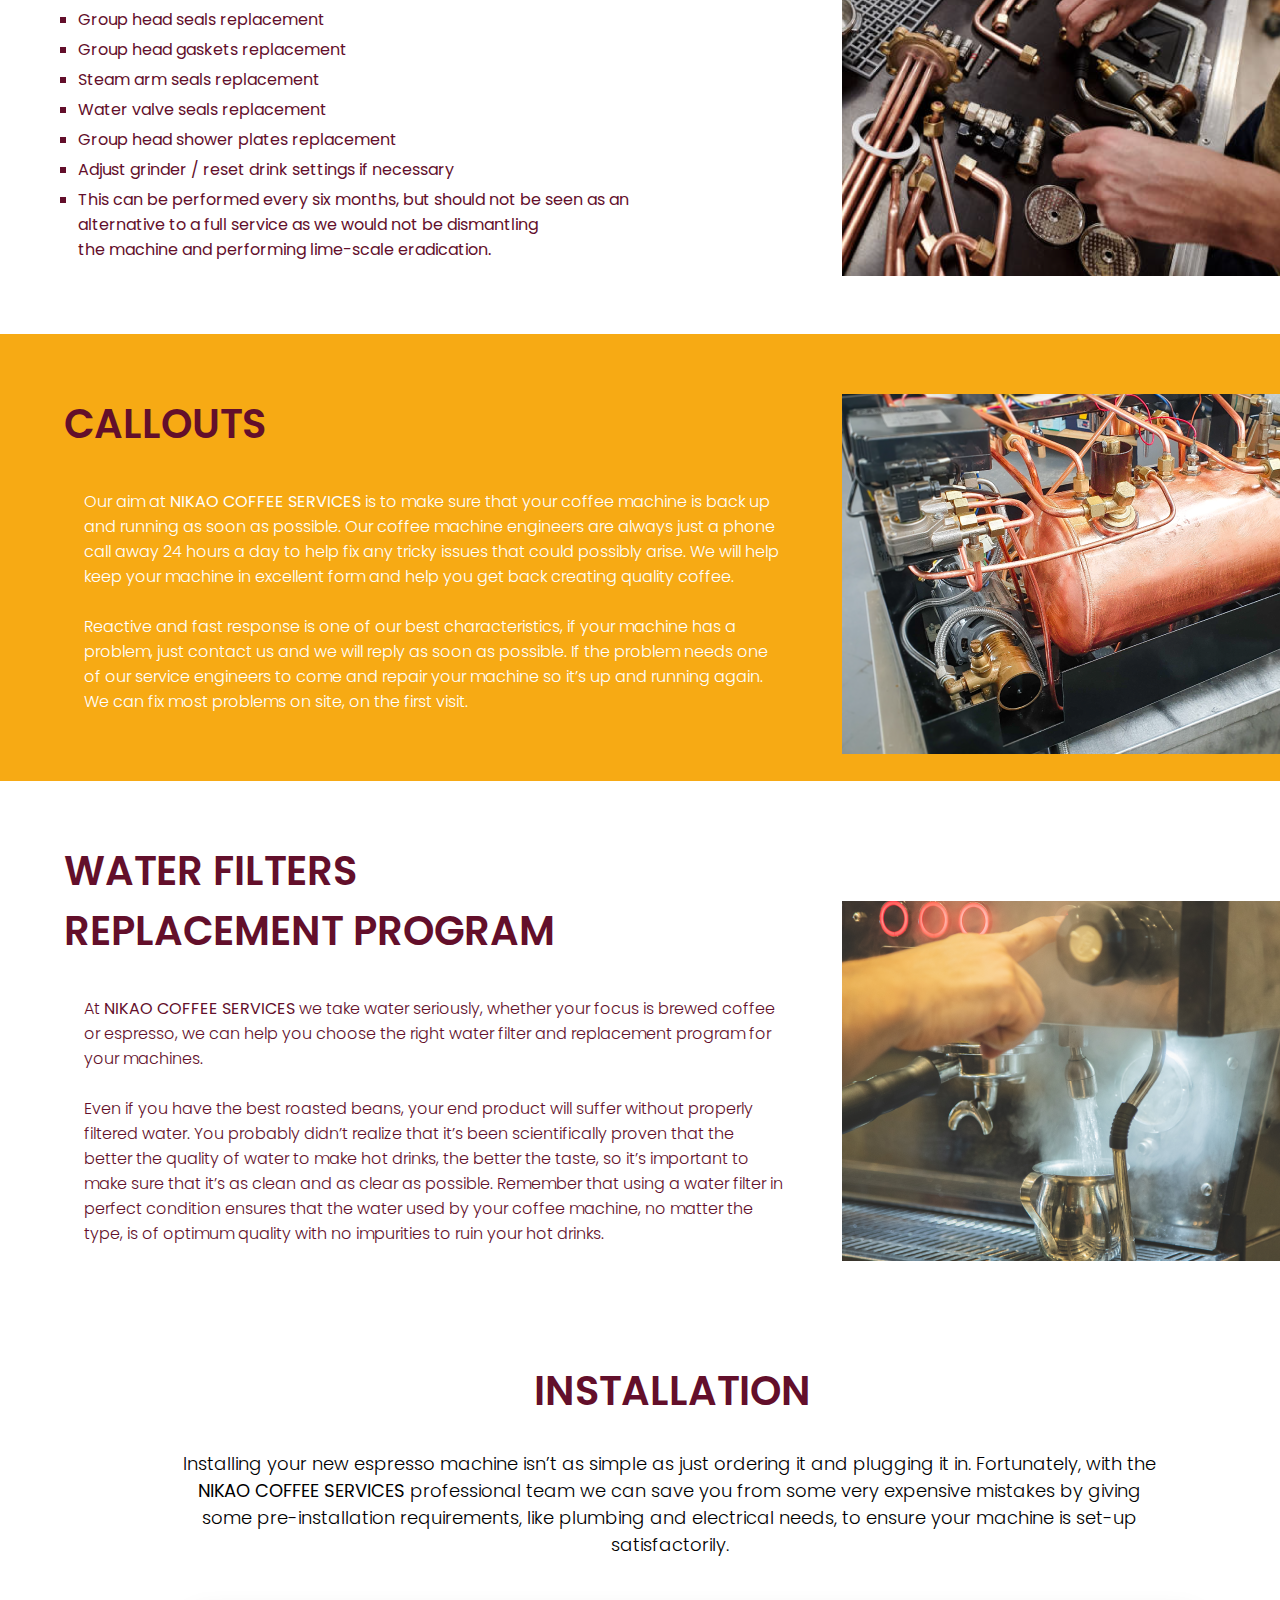
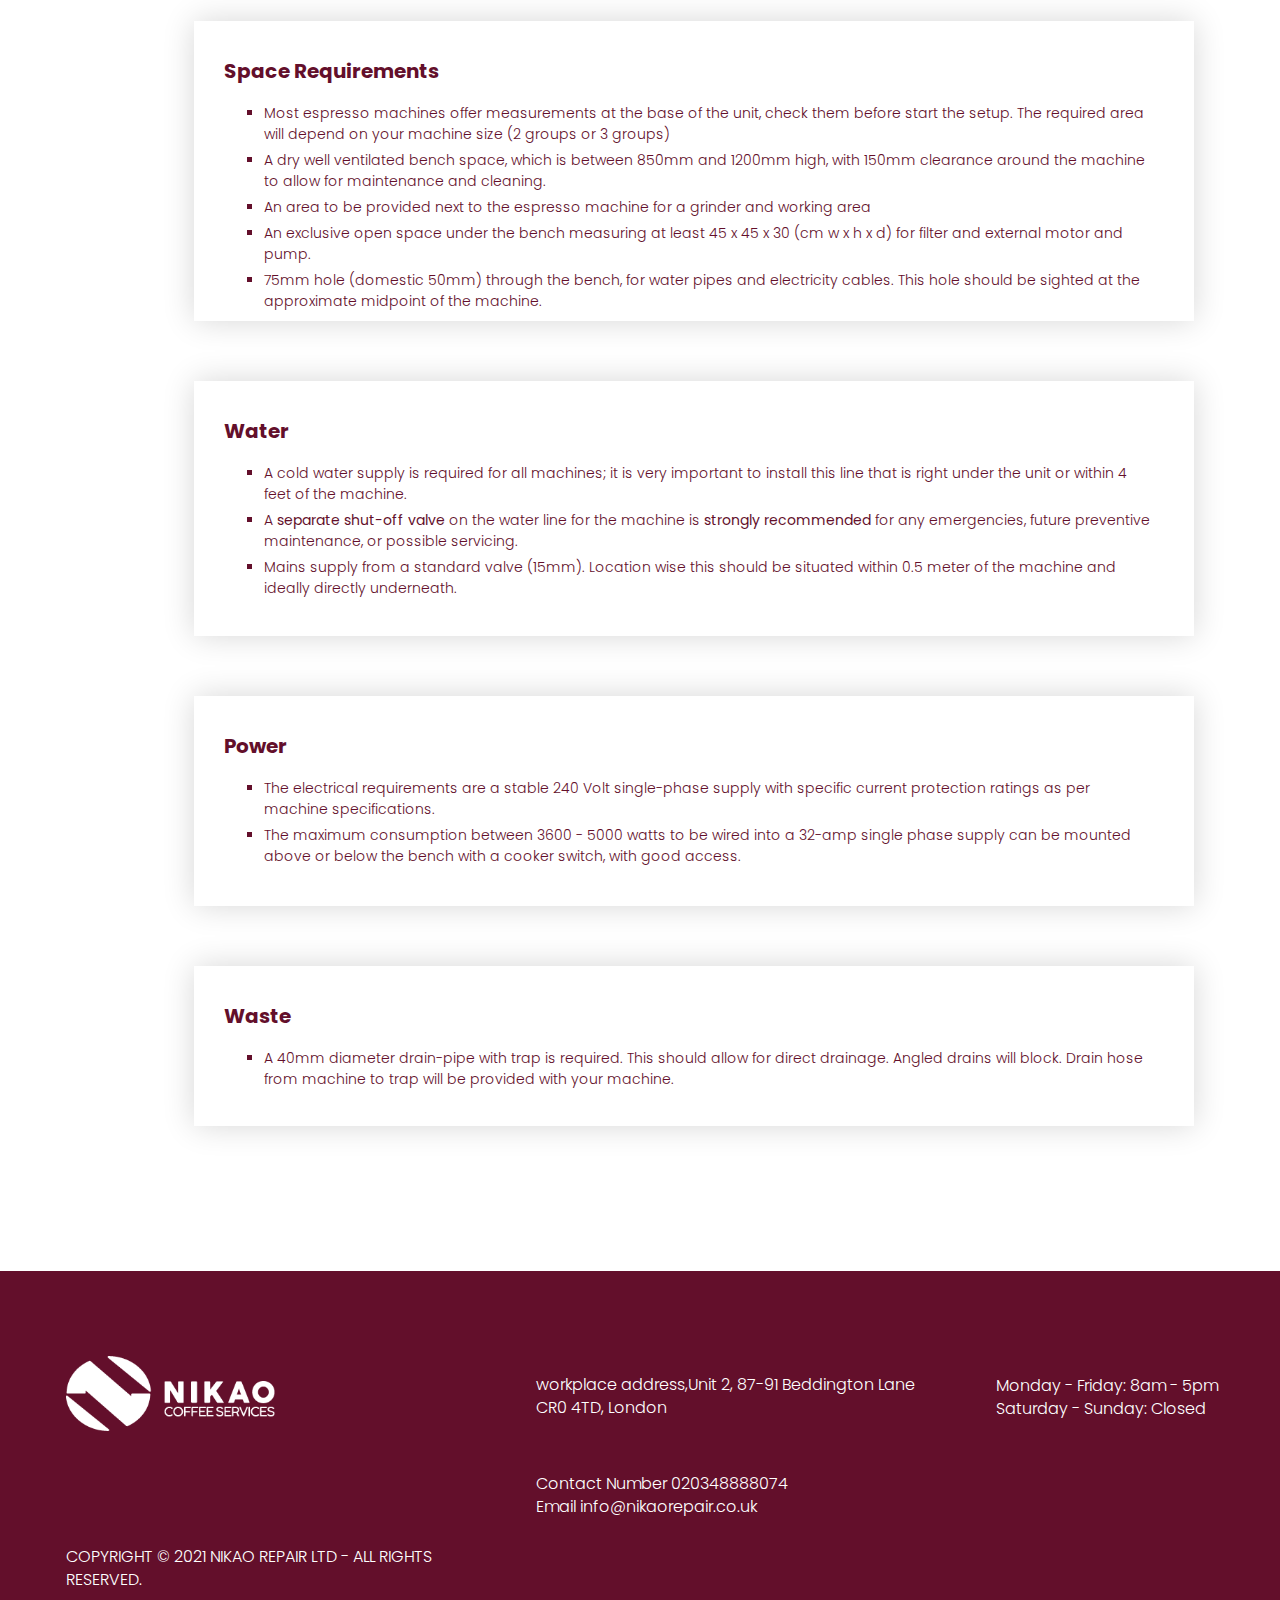
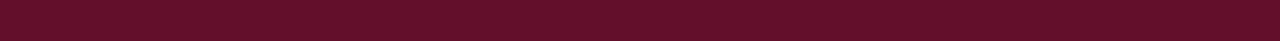
<file: service.html>
<!DOCTYPE html>
<html lang="en">
<head>
    <meta charset="UTF-8">
    <meta http-equiv="X-UA-Compatible" content="IE=edge">
    <meta name="viewport" content="width=device-width, initial-scale=1.0">
    <title>Service</title>
    <link rel="preconnect" href="https://fonts.gstatic.com">
    <link href="https://fonts.googleapis.com/css2?family=Rubik:wght@300;500;700&display=swap" rel="stylesheet">
    <link rel="preconnect" href="https://fonts.gstatic.com">
    <link href="https://fonts.googleapis.com/css2?family=Poppins:wght@300;500;700&display=swap" rel="stylesheet">
    <link rel="stylesheet" href="./coffe2.css">
    <link rel="stylesheet" href="./coffe3.css">
    <link rel="stylesheet" href="./coffee.css">
    <link rel="shortcut icon" type="image/ico" href="./Asset/Grupo 111.ico">
</head>
<body>
    <div class="nav122">
            <div class="logi"><a href="./index.html"><img src="./Asset/Grupo 26.png" alt="" class="poreso"></a></div>
            <div><ul>
                <li><a href="./AboutUS.html" class="julio">About Us</a></li>
                <li><a href="./service.html" class="julio">Service</a></li>
                <li><a href="https://nikaoshop.squarespace.com/" class="julio">Products</a></li>
                <li><a href="./Contacto.html" class="julio">Contact US</a></li>
            </ul></div>
    </div>
    <div class="sss">
        <img src="./Asset/BannerS.png" alt="" class="se1">
        <img src="./Asset/text2.png" alt="" class="se1">
    </div>
    <div style="height: 245px;" class="ju58">
        <p class="intro1">Coffee machines are sophisticated equipment with a high number of parts, so it should come as no surprise that regular scheduled maintenance can be needed to prevent issues related to wear and tear of the inner pieces. 
            Due to the nature of making coffee, we highly recommend that all coffee machines are serviced at least once a year. This helps maximize their working lives, whilst also preserving the taste and properties of all the hot drinks you can make in the device. By having regular coffee maintenance service, you can reduce the chance of breakdowns and minimize costly periods of downtime in the future.
            </p>
    </div>
    <div>
        <div class="cua1">
            <p class="intro2">We at <b>NIKAO COFFEE SERVICES</b> have a complete portfolio of services just for your needs</p>
            <a href=""><button class="botin1">Contact Us Today!</button></a>
        </div>
    </div>
    <div style="height: 585px;">
        <p class="tity1">FULL SERVICE</p>
        <div class="listFS">
            <ul class="listtr">
                <li class="loi">Complete strip down of machine</li>
                <li class="loi">Full Boiler descaling treatment</li>
                <li class="loi">Group head seals replacement</li>
                <li class="loi">Group head gaskets replacement</li>
                <li class="loi">Steam arm seals replacement</li>
                <li class="loi">Water valve seals replacement</li>
                <li class="loi">Group head shower plates replacement</li>
                <li class="loi">Vacuum Valve replacement</li>
                <li class="loi">Boiler Pressure Safety Valve replacement</li>
                <li class="loi">Worn Valve rubbers replacement</li>
                <li class="loi">Back flushing of the group head itself</li>
                <li class="loi">Scale removal & clean water ports</li>
                <li class="loi">Adjust grinder / reset drink settings if necessary</li>
                <li class="loi">Basic training of staff on how to clean & maintain the machine – if required</li>
            </ul>
            <div class="imgFS"><img src="./Asset/FULL-SERVICE.png" alt=""></div>
        </div>
        
    </div>
    <div style="height: 478px;">
        <p class="tity1">HALF SERVICE</p>
        <div class="listFS">
            <ul class="listtr2">
                <li class="loi">Group head seals replacement</li>
                <li class="loi">Group head gaskets replacement</li>
                <li class="loi">Steam arm seals replacement</li>
                <li class="loi">Water valve seals replacement</li>
                <li class="loi">Group head shower plates replacement</li>
                <li class="loi">Adjust grinder / reset drink settings if necessary</li>
                <li class="loi">This can be performed every six months, but should not be seen as an <br> alternative to a full service as we would not be dismantling <br> the machine and performing lime-scale eradication.</li>
            </ul>
            <div class="imgFS2"><img src="./Asset/HALF-SERVICE.png" alt=""></div>
        </div>
    </div>
    <div style="height: 447px; background-color: #F7AA14;" class="hyh">
        <p class="tity1">CALLOUTS</p>
        <div class="listFS">
        <p class="texc1">Our aim at <b> NIKAO COFFEE SERVICES</b> is to make sure that your coffee machine is back up and running as soon as possible. Our coffee machine engineers are always just a phone call away 24 hours a day to help fix any tricky issues that could possibly arise. We will help keep your machine in excellent form and help you get back creating quality coffee.
            <br><br>Reactive and fast response is one of our best characteristics, if your machine has a problem, just contact us and we will reply as soon as possible. If the problem needs one of our service engineers to come and repair your machine so it’s up and running again. We can fix most problems on site, on the first visit.</p>
            <div class="imgFS3"><img src="./Asset/HALF-SERVICE-2.png" alt=""></div>
        </div>
    </div>
    <div style="height: 520px; " class="kilo">
        <p class="tity1">WATER FILTERS REPLACEMENT PROGRAM</p>
        <div class="listFS">
        <p class="texc2">At <b> NIKAO COFFEE SERVICES</b> we take water seriously, whether your focus is brewed coffee or espresso, we can help you choose the right water filter and replacement program for your machines. <br> <br> 
            Even if you have the best roasted beans, your end product will suffer without properly filtered water. You probably didn’t realize that it’s been scientifically proven that the better the quality of water to make hot drinks, the better the taste, so it’s important to make sure that it’s as clean and as clear as possible. Remember that using a water filter in perfect condition ensures that the water used by your coffee machine, no matter the type, is of optimum quality with no impurities to ruin your hot drinks.
            </p>
            <div class="imgFS3"><img src="./Asset/WATER-FILTERS.png" alt=""></div>
        </div>
    </div>
    <div style="height: 1500px; " class="fre">
        <p class="tity2">INSTALLATION</p>
        <p class="intro4">Installing your new espresso machine isn’t as simple as just ordering it and plugging it in. Fortunately, with the <b> NIKAO COFFEE SERVICES</b> professional team we can save you from some very expensive mistakes by giving some pre-installation requirements, like plumbing and electrical needs, to ensure your machine is set-up satisfactorily.</p>
        <div class="cardre">
            <p class="lopiti">Space Requirements</p>
            <ul class="listFS2">
            <li class="lopitit">Most espresso machines offer measurements at the base of the unit, check them before start the setup. The required area will depend on your machine size (2 groups or 3 groups) </li>
            <li class="lopitit">A dry well ventilated bench space, which is between 850mm and 1200mm high, with 150mm clearance around the machine to allow for maintenance and cleaning.</li>
            <li class="lopitit">An area to be provided next to the espresso machine for a grinder and working area </li>
            <li class="lopitit">An exclusive open space under the bench measuring at least 45 x 45 x 30 (cm w x h x d) for filter and external motor and pump.</li>
            <li class="lopitit">75mm hole (domestic 50mm) through the bench, for water pipes and electricity cables. This hole should be sighted at the approximate midpoint of the machine.</li>
            </ul>
        </div>
        <div class="cardre2">
            <p class="lopiti">Water</p>
            <ul class="listFS2">
            <li class="lopitit">A cold water supply is required for all machines; it is very important to install this line that is right under the unit or within 4 feet of the machine.</li>
            <li class="lopitit">A <b> separate shut-off valve</b> on the water line for the machine is <b>strongly recommended</b> for any emergencies, future preventive maintenance, or possible servicing.</li>
            <li class="lopitit">Mains supply from a standard valve (15mm). Location wise this should be situated within 0.5 meter of the machine and ideally directly underneath.</li>
            </ul>
        </div>
        <div class="cardre3">
            <p class="lopiti">Power</p>
            <ul class="listFS2">
            <li class="lopitit">The electrical requirements are a stable 240 Volt single-phase supply with specific current protection ratings as per machine specifications.</li>
            <li class="lopitit">The maximum consumption between 3600 - 5000 watts to be wired into a 32-amp single phase supply can be mounted above or below the bench with a cooker switch, with good access. </li>
            </ul>
        </div>
        <div class="cardre4">
            <p class="lopiti">Waste</p>
            <ul class="listFS2">
            <li class="lopitit">A 40mm diameter drain-pipe with trap is required. This should allow for direct drainage. Angled drains will block. Drain hose from machine to trap will be provided with your machine.</li>
            
            </ul>
        </div>
    </div>
    <footer>
        <img src="Asset/epa.png" alt="" class="img10">
        <p class="fot1">COPYRIGHT © 2021 NIKAO REPAIR LTD - ALL RIGHTS RESERVED.</p>
        <p class="fot2">workplace address,Unit 2, 87-91 Beddington Lane CR0 4TD, London</p>
        <p class="fot3">Contact Number 020348888074 Email info@nikaorepair.co.uk</p>
        <p class="fot4">Monday - Friday: 8am - 5pm Saturday - Sunday: Closed </p>
    </footer>
</body>
</html>
</file>
<file: coffee.css>
.alelu1:hover{
  background-color: #F7AA14;
  cursor: pointer;
}
.julio:hover{
  color: #F7AA14;
}
.bot3:hover{
  background-color:#0745A5 ;
  cursor: pointer;
}
.bot1:hover{
  background-color: #3D081A;
  cursor: pointer;
}
@media screen and (max-width: 1920px) {
  *{
    box-sizing: border-box;
    margin: 0;
    padding: 0;
    
    
}
body{
  overflow-x: hidden;
}
.nav1{
  height: 80px;
  width: 100%;
  position: absolute;
  top: 0px;
  left: 0px;
  
  
  display: flex;
}
.poreso{
  height: 46px;
}
.logi{
  height: 60px;
  width: auto;
  position: relative;
  top: 16px;
  left: 30px;
}
ul{
  display: flex;
  position: relative;
  top: 32px;
  left: 206%;
}
li{
  color: #ffffff;
  list-style: none;
  outline-style: none;
  font-family: 'Rubik', sans-serif;
  font-size: 20px;
  font-weight: 500;
}
.julio{
  color: #ffffff;
  font-style: none;
  border-style: none;
  text-decoration: none;
}
.p1{
  width: 1920px;
  height: 1080px;
  margin: auto;
}

.img1{
  width: 1920px;
  height: auto;
  position: absolute;
  top: 0%;
  left: 0%;
  z-index: -1;
}
.img2{
  width: 284px;
  position: relative;
  top: 116px;
  left: 90px;
}
h1{
  font-family: 'Rubik', sans-serif;
  font-size: 111px;
  font-weight: 700;
  color: #ffffff;
  position: relative;
  left: 6.58%;
  top: 201px;
  width: 1741px;
}
.rect2{
    width: 284px;
    height: 7px;
    background-color: #F7AA14;
    position: relative;
    left: 90px;
    top: 161px;
}
h3{
  font-family: 'Poppins', sans-serif;
  font-size: 38px;
  font-weight: 300;
  color: #ffffff;
  position: relative;
  left: 6.58%;
  top: 228px;
  width: 1018px;
  height: auto;
  margin-block-start: 0 i !important;
  margin-block-end: 0 !important;
}
.rect3{
  position: relative;
  left: 91px;
  width: 109px;
  height: 4px;
  color: #F7AA14;
  top: 200px;
}
.sec2{
 
  width: 1920px;
  height: 1170px;
  margin: auto;
  overflow: hidden;
  position: relative;
  top: 50px;
  display: flex;
  
}
.sec3{
  position: relative;
  width: 869px;
  top: 349px;
  left: 2%;
  margin-left: 0%;
}
.sec4{
  width: 550px;
  position: relative;
  top: 0%;
  left: 16%;
  overflow: hidden;
}
.tit1{
  position: relative;
  top: 319px;
  left: 91px;
  font: normal normal bold 36px/27px Rubik;
  letter-spacing: 0px;
  color: #F7AA14;
  font-family: 'Rubik', sans-serif;
  }
.text1{
  position: relative;
  top: 339px;
  left: 91px;
  width: 86%;
  height: auto;
  text-align: left;
  font: normal normal 300 22px/35px Poppins;
  letter-spacing: 0px;
  color: #575353;
  font-family: 'Poppins', sans-serif;
}
.img3{
  position: relative;
  top: 353px;
  right: -16%;
  overflow-x: hidden;
}

.sec5{
  
  width: 1920px;
  margin: auto;
  overflow: hidden;
  margin-top: 70px !important;
  position: relative;
  left: 0%;
}
.service{
  display: flex;
  margin-top: 40px;
  position: relative;
  left: 303px;
}
.text2{
  text-align: left;
  font: normal normal bold 45px/53px Rubik;
  letter-spacing: 0px;
  color: #630F2B;
  position: relative;
  top: 200;
  left: 40.8%;
  width: 361px;
}
.cd1{
  box-shadow: 0px 0px 25px #00000029;
  width: 356px;
  height: 568px;
  margin: 2.3%;
}
.cuad{
  width: 356px;
  height: 14px;
  top: 0px;
  left: 0px;
  background: #630F2B 0% 0% no-repeat padding-box;
}
.cuad1{
  width: 356px;
  height: 14px;
  top: 0px;
  left: 0px;
  background: #F7AA14 0% 0% no-repeat padding-box;
}
.cuad2{
  width: 356px;
  height: 14px;
  top: 0px;
  left: 0px;
  background: #146EF7 0% 0% no-repeat padding-box;
}
.text3{
  font: normal normal normal 22px/27px Rubik;
  letter-spacing: 0px;
  color: #630F2B;
  position: relative;
  top: 57px;
  left: 28px;
}
.text4{
  position: relative;
  left: 28px;
  top: 72px;
  width: 299px;
  height: 83px;
  text-align: left;
  font: normal normal normal 14px/21px Poppins;
  letter-spacing: 0px;
  color: #575353;
}
.text5{
  font: normal normal normal 22px/27px Rubik;
  letter-spacing: 0px;
  color: #F7AA14;
  position: relative;
  top: 57px;
  left: 28px;
}
.text6{
  font: normal normal normal 22px/27px Rubik;
  letter-spacing: 0px;
  color: #146EF7;
  position: relative;
  top: 57px;
  left: 28px;
}
.bot1{
  width: 168px;
  height: 48px;
  background: #630F2B 0% 0% no-repeat padding-box;
  font: normal normal bold 17px/20px Rubik;
  letter-spacing: 0px;
  color: #FFFFFF;
  position: relative;
  top: 97px;
  left: 64px;
  border-style: hidden;
}
.bot2{
  width: 168px;
  height: 48px;
  background: #F7AA14 0% 0% no-repeat padding-box;
  font: normal normal bold 17px/20px Rubik;
  letter-spacing: 0px;
  color: #FFFFFF;
  position: relative;
  top: 97px;
  left: 64px;
  border-style: hidden;
}
.bot3{
  width: 168px;
  height: 48px;
  background: #146EF7 0% 0% no-repeat padding-box;
  font: normal normal bold 17px/20px Rubik;
  letter-spacing: 0px;
  color: #FFFFFF;
  position: relative;
  top: 97px;
  left: 64px;
  border-style: hidden;
}
.sec6{
  
  width: 1366px;
  margin: auto;
  margin-top: 100px !important;
  
}
.client{
  
  display: flex;
  margin-left: 5%;
  
}
.text7{
  text-align: left;
  font: normal normal bold 45px/53px Rubik;
  letter-spacing: 0px;
  color: #630F2B;
  margin-bottom: 50px;
  position: relative;
  left: 30.6%;
  width: 542px;
}
.cd2{
  width: 356px;
  height: 404px;
  background: #FFFFFF 0% 0% no-repeat padding-box;
  box-shadow: 0px 0px 25px #00000029;
  margin: 28px;
  
  
  
}
.img5{
  position: relative;
  top: 45px;
  left: 30px;
}
.text8{
  width: 125px;
  height: 77px;
  text-align: left;
  font: normal normal bold 30px/34px Poppins;
  letter-spacing: 0px;
  color: #146EF7;
  position: relative;
  top: -34px;
  left: 127px;
}
.text9{
  width: 268px;
  height: 67px;
  text-align: left;
  font: normal normal normal 15px/23px Poppins;
  letter-spacing: 0px;
  color: #575353;
  position: relative;
  top: 0px;
  left: 30px;
}
.img6{
  position: relative;
  top: 110px;
  left: 30px;
}
.cuad3{
  width: 356px;
  height: 13px;
  background: #F7AA14 0% 0% no-repeat padding-box;
  position: relative;
  bottom: -125px;
  left: 0px;
}
footer{
  background-color: #630F2B;
  width: 1920px;
  height: 370px;
  margin-top: 101px;
}
.img10{
  position: relative;
  top: 85px;
  left: 66px;
  width: 209px;
  height: auto;
}
.fot1{
  width: 382px;
  height: auto;
  text-align: left;
  font: normal normal normal 16px/23px Poppins;
  letter-spacing: 0px;
  color: white;
  position: relative;
  top: 195px;
  left: 66px;
  font-weight: 300;
}
.fot2{
  width: 384px;
  height: auto;
  text-align: left;
  font: normal normal normal 16px/23px Poppins;
  letter-spacing: 0px;
  color: white;
  position: relative;
  top: -23px;
  left: 717px;
  font-weight: 300;
}
.fot3{
  width: 254px;
  height: auto;
  text-align: left;
  font: normal normal normal 16px/23px Poppins;
  letter-spacing: 0px;
  color: white;
  position: relative;
  top: 30px;
  left: 717px;
  font-weight: 300;
}
.fot4{
  width: 228px;
  height: auto;
  text-align: left;
  font: normal normal normal 16px/23px Poppins;
  letter-spacing: 0px;
  color: white;
  position: relative;
  top: -114px;
  left: 1403px;
  font-weight: 300;
}
.text20{
  margin-top: 145px;
  text-align: left;
  font: normal normal bold 45px/53px Rubik;
  letter-spacing: 0px;
  color: #630F2B;
  margin-bottom: 50px;
  position: relative;
  left: 27.2%;
  width: 861px;
}
.img15{
  position: relative;
  left: 205px;
  margin-bottom: 30px;
  width: 80%;
}
.for1{
  margin-top: 109px;
  
}
.cuad54{
  display: flex;
}
.fon1{
  background-color: #630F2B;
  width: 1920px;
  height: 626px;
  position: absolute;
  top: 3600px;
  left: 0px;
  z-index: -1;
}
.formato{
  width: 638px;
  height: 796px;
  background-color: white;
  box-shadow: 0px 0px 25px #00000029;
  position: relative;
  left: 112px;
}
.Ftitulo{
  font: normal normal bold 24px/28px Rubik;
  letter-spacing: 0px;
  color: #630F2B;
  position: relative;
  top: 48px;
  left: 29%;
  width: 68%;
}
.info{
  position: relative;
  left: 413px;
}
input[type=text]{
  width:  91%;
  height: 50px;
  padding: 12px 20px;
  margin: 8px 0 20px 0;
  box-sizing: border-box;
}
label{
  font: normal normal normal 16px/23px Poppins;
  color: #630F2B;
}
input[type=text]:focus{
  border-color: #630F2B;
}
.epa{
  margin-top: 84px;
  margin-left: 55px;
}
input[type=submit]{
  width: 168px;
  height: 48px;
  font: normal normal normal 16px/23px Poppins;
  color: white;
  background-color:#630F2B ;
  border-style: none;
}
input[type=submit]:hover{
  background-color: #44091C;
  
}
textarea{
  width: 91%;
  height: 100px !important;
  padding: 12px 20px;
  margin: 8px 0 20px 0;
  box-sizing: border-box;
  resize: none !important;
}
.epa3{
  font: normal normal normal 58px/23px Poppins;
color: white;
position: relative;
top: 182px;
left: 205px;
}
.epa5{
  display: flex;
  position: relative;
  top: 300px;
  left: -20px;
}
a{
  margin: 27px;
}
.epa8{
  width: 272px;
  height: 68px;
  background-color: #F7AA14;
}
.epa7{
  font: normal normal normal 26px/23px Poppins;
  color: white;
  position: relative;
  top: 18px;
  left: 92px;
}
.epa6{
  position: relative;
  top: 18px;
  left: 37px;
}
.alelu1{
  width: 212px;
height: 60px;
position: relative;
top: 261px;
left: 71px;
background-color: white;
color: #630F2B;
font: normal normal bold 18px/53px Rubik;
border-style: none;
}
  
}
@media screen and (max-width: 1444px) {
  *{
    box-sizing: border-box;
    margin: 0;
    padding: 0;
    
    
}
body{
  overflow-x: hidden;
}
.nav1{
  height: 80px;
  width: 100%;
  position: absolute;
  top: 0px;
  left: 0px;
  
  
  display: flex;
}
.poreso{
  height: 46px;
}
.logi{
  height: 60px;
  width: auto;
  position: relative;
  top: 16px;
  left: 30px;
}
ul{
  display: flex;
  position: relative;
  top: 32px;
  left: 128%;
}
li{
  color: #ffffff;
  list-style: none;
  outline-style: none;
  font-family: 'Rubik', sans-serif;
  font-size: 20px;
  font-weight: 500;
}
.julio{
  color: #ffffff;
  font-style: none;
  border-style: none;
  text-decoration: none;
}
.p1{
  width: 1440px;
  height: 768px;
  margin: auto;
}
.alelu1{
  width: 212px;
height: 60px;
position: relative;
top: 261px;
left: 71px;
background-color: white;
color: #630F2B;
font: normal normal bold 18px/53px Rubik;
border-style: none;
}

.img1{
  width: 1440px;
  height: auto;
  position: absolute;
  top: 0%;
  left: 0%;
  z-index: -1;
}
.img2{
  width: 284px;
  position: relative;
  top: 116px;
  left: 90px;
}
h1{
  font-family: 'Rubik', sans-serif;
  font-size: 68px;
  font-weight: 700;
  color: #ffffff;
  position: relative;
  left: 6.58%;
  top: 201px;
  width: 1330px;
}
.rect2{
    width: 284px;
    height: 7px;
    background-color: #F7AA14;
    position: relative;
    left: 90px;
    top: 161px;
}
h3{
  font-family: 'Poppins', sans-serif;
  font-size: 38px;
  font-weight: 300;
  color: #ffffff;
  position: relative;
  left: 6.58%;
  top: 228px;
  width: 1018px;
  height: auto;
  margin-block-start: 0 i !important;
  margin-block-end: 0 !important;
}
.rect3{
  position: relative;
  left: 91px;
  width: 109px;
  height: 4px;
  color: #F7AA14;
  top: 200px;
}
.sec2{
 
  width: 1440px;
  height: 1170px;
  margin: auto;
  overflow: hidden;
  position: relative;
  top: -266px;
  display: flex;
  
}
.sec3{
  position: relative;
  width: 869px;
  top: 349px;
  left: 2%;
  margin-left: 0%;
}
.sec4{
  width: 550px;
  position: relative;
  top: 0%;
  left: 2%;
  overflow: hidden;
}
.tit1{
  position: relative;
  top: 319px;
  left: 91px;
  font: normal normal bold 36px/27px Rubik;
  letter-spacing: 0px;
  color: #F7AA14;
  font-family: 'Rubik', sans-serif;
  }
.text1{
  position: relative;
  top: 339px;
  left: 91px;
  width: 90%;
  height: auto;
  text-align: left;
  font: normal normal 300 22px/35px Poppins;
  letter-spacing: 0px;
  color: #575353;
  font-family: 'Poppins', sans-serif;
}
.img3{
  position: relative;
  top: 353px;
  right: -16%;
  overflow-x: hidden;
}

.sec5{
  
  width: 1440px;
  margin: auto;
  overflow: hidden;
  margin-top: 108px !important;
  position: relative;
  left: 2%;
}
.service{
  display: flex;
  margin-top: 40px;
  margin-left: 4%;
  position: relative;
  left: 0px;
}
.text2{
  text-align: left;
  font: normal normal bold 45px/53px Rubik;
  letter-spacing: 0px;
  color: #630F2B;
  position: relative;
  top: 200;
  left: 29.8%;
  width: 361px;
}
.cd1{
  box-shadow: 0px 0px 25px #00000029;
  width: 356px;
  height: 568px;
  margin: 2.3%;
}
.cuad{
  width: 356px;
  height: 14px;
  top: 0px;
  left: 0px;
  background: #630F2B 0% 0% no-repeat padding-box;
}
.cuad1{
  width: 356px;
  height: 14px;
  top: 0px;
  left: 0px;
  background: #F7AA14 0% 0% no-repeat padding-box;
}
.cuad2{
  width: 356px;
  height: 14px;
  top: 0px;
  left: 0px;
  background: #146EF7 0% 0% no-repeat padding-box;
}
.text3{
  font: normal normal normal 22px/27px Rubik;
  letter-spacing: 0px;
  color: #630F2B;
  position: relative;
  top: 57px;
  left: 28px;
}
.text4{
  position: relative;
  left: 28px;
  top: 72px;
  width: 299px;
  height: 83px;
  text-align: left;
  font: normal normal normal 14px/21px Poppins;
  letter-spacing: 0px;
  color: #575353;
}
.text5{
  font: normal normal normal 22px/27px Rubik;
  letter-spacing: 0px;
  color: #F7AA14;
  position: relative;
  top: 57px;
  left: 28px;
}
.text6{
  font: normal normal normal 22px/27px Rubik;
  letter-spacing: 0px;
  color: #146EF7;
  position: relative;
  top: 57px;
  left: 28px;
}
.bot1{
  width: 168px;
  height: 48px;
  background: #630F2B 0% 0% no-repeat padding-box;
  font: normal normal bold 17px/20px Rubik;
  letter-spacing: 0px;
  color: #FFFFFF;
  position: relative;
  top: 97px;
  left: 64px;
  border-style: hidden;
}
.bot2{
  width: 168px;
  height: 48px;
  background: #F7AA14 0% 0% no-repeat padding-box;
  font: normal normal bold 17px/20px Rubik;
  letter-spacing: 0px;
  color: #FFFFFF;
  position: relative;
  top: 97px;
  left: 64px;
  border-style: hidden;
}
.bot3{
  width: 168px;
  height: 48px;
  background: #146EF7 0% 0% no-repeat padding-box;
  font: normal normal bold 17px/20px Rubik;
  letter-spacing: 0px;
  color: #FFFFFF;
  position: relative;
  top: 97px;
  left: 64px;
  border-style: hidden;
}
.sec6{
  
  width: 1366px;
  margin: auto;
  margin-top: 100px !important;
  
}
.client{
  
  display: flex;
  margin-left: 5%;
  
}
.text7{
  text-align: left;
  font: normal normal bold 45px/53px Rubik;
  letter-spacing: 0px;
  color: #630F2B;
  margin-bottom: 50px;
  position: relative;
  left: 30.6%;
  width: 542px;
}
.cd2{
  width: 356px;
  height: 404px;
  background: #FFFFFF 0% 0% no-repeat padding-box;
  box-shadow: 0px 0px 25px #00000029;
  margin: 28px;
  
  
  
}
.img5{
  position: relative;
  top: 45px;
  left: 30px;
}
.text8{
  width: 125px;
  height: 77px;
  text-align: left;
  font: normal normal bold 30px/34px Poppins;
  letter-spacing: 0px;
  color: #146EF7;
  position: relative;
  top: -34px;
  left: 127px;
}
.text9{
  width: 268px;
  height: 67px;
  text-align: left;
  font: normal normal normal 15px/23px Poppins;
  letter-spacing: 0px;
  color: #575353;
  position: relative;
  top: 0px;
  left: 30px;
}
.img6{
  position: relative;
  top: 110px;
  left: 30px;
}
.cuad3{
  width: 356px;
  height: 13px;
  background: #F7AA14 0% 0% no-repeat padding-box;
  position: relative;
  bottom: -125px;
  left: 0px;
}
footer{
  background-color: #630F2B;
  width: 1440px;
  height: 370px;
  margin-top: 101px;
}
.img10{
  position: relative;
  top: 85px;
  left: 66px;
  width: 209px;
  height: auto;
}
.fot1{
  width: 382px;
  height: auto;
  text-align: left;
  font: normal normal normal 16px/23px Poppins;
  letter-spacing: 0px;
  color: white;
  position: relative;
  top: 195px;
  left: 66px;
  font-weight: 300;
}
.fot2{
  width: 384px;
  height: auto;
  text-align: left;
  font: normal normal normal 16px/23px Poppins;
  letter-spacing: 0px;
  color: white;
  position: relative;
  top: -23px;
  left: 556px;
  font-weight: 300;
}
.fot3{
  width: 254px;
  height: auto;
  text-align: left;
  font: normal normal normal 16px/23px Poppins;
  letter-spacing: 0px;
  color: white;
  position: relative;
  top: 30px;
  left: 556px;
  font-weight: 300;
}
.fot4{
  width: 228px;
  height: auto;
  text-align: left;
  font: normal normal normal 16px/23px Poppins;
  letter-spacing: 0px;
  color: white;
  position: relative;
  top: -114px;
  left: 1078px;
  font-weight: 300;
}
.text20{
  margin-top: 145px;
  text-align: left;
  font: normal normal bold 45px/53px Rubik;
  letter-spacing: 0px;
  color: #630F2B;
  margin-bottom: 50px;
  position: relative;
  left: 21.2%;
  width: 861px;
}
.img15{
  position: relative;
  left: 138px;
  margin-bottom: 30px;
  width: 80%;
}
.for1{
  margin-top: 153px;
  
}
.cuad54{
  display: flex;
}
.fon1{
  background-color: #630F2B;
  width: 1440px;
  height: 626px;
  position: absolute;
  top: 3315px;
  left: 0px;
  z-index: -1;
}
.formato{
  width: 638px;
  height: 796px;
  background-color: white;
  box-shadow: 0px 0px 25px #00000029;
  position: relative;
  left: 112px;
}
.Ftitulo{
  font: normal normal bold 24px/28px Rubik;
  letter-spacing: 0px;
  color: #630F2B;
  position: relative;
  top: 48px;
  left: 29%;
  width: 68%;
}
.info{
  position: relative;
  left: 159px;
  top:60px;
}
input[type=text]{
  width:  91%;
  height: 50px;
  padding: 12px 20px;
  margin: 8px 0 20px 0;
  box-sizing: border-box;
}
label{
  font: normal normal normal 16px/23px Poppins;
  color: #630F2B;
}
input[type=text]:focus{
  border-color: #630F2B;
}
.epa{
  margin-top: 84px;
  margin-left: 55px;
}
input[type=submit]{
  width: 168px;
  height: 48px;
  font: normal normal normal 16px/23px Poppins;
  color: white;
  background-color:#630F2B ;
  border-style: none;
}
input[type=submit]:hover{
  background-color: #44091C;
  
}
textarea{
  width: 91%;
  height: 100px !important;
  padding: 12px 20px;
  margin: 8px 0 20px 0;
  box-sizing: border-box;
  resize: none !important;
}
.epa3{
  font: normal normal normal 58px/23px Poppins;
color: white;
position: relative;
top: 251px;
left: 205px;
width: 100px;
}
.epa5{
  display: flex;
  position: relative;
  top: 300px;
  left: -20px;
}
a{
  margin: 27px;
}
.epa8{
  width: 272px;
  height: 68px;
  background-color: #F7AA14;
}
.epa7{
  font: normal normal normal 26px/23px Poppins;
  color: white;
  position: relative;
  top: 18px;
  left: 92px;
}
.epa6{
  position: relative;
  top: 18px;
  left: 37px;
}
  
}
@media screen and (max-width: 1366px) {
  *{
      box-sizing: border-box;
      margin: 0;
      padding: 0;
           
      
  }
  body{
    overflow-x: hidden;
  }
  .nav1{
    height: 80px;
    width: 100%;
    position: absolute;
    top: 0px;
    left: 0px;
    
    
    display: flex;
  }
  .poreso{
    height: 46px;
  }
  .logi{
    height: 60px;
    width: auto;
    position: relative;
    top: 16px;
    left: 30px;
  }
  ul{
    display: flex;
    position: relative;
    top: 32px;
    left: 148%;
  }
  li{
    color: #ffffff;
    list-style: none;
    outline-style: none;
    font-family: 'Rubik', sans-serif;
    font-size: 20px;
    font-weight: 500;
  }
  .julio{
    color: #ffffff;
    font-style: none;
    border-style: none;
    text-decoration: none;
  }
  .p1{
    width: 1366px;
    height: 768px;
    margin: auto;
  }
  
  .img1{
    width: 1366px;
    height: auto;
    position: absolute;
    top: 0%;
    left: 0%;
    z-index: -1;
  }
.img2{
    width: 284px;
    position: relative;
    top: 116px;
    left: 90px;
  }
h1{
    font-family: 'Rubik', sans-serif;
    font-size: 59px;
    font-weight: 700;
    color: #ffffff;
    position: relative;
    left: 6.58%;
    top: 201px;
    width: 1000px;
  }
  .rect2{
      width: 284px;
      height: 7px;
      background-color: #F7AA14;
      position: relative;
      left: 90px;
      top: 161px;
  }
  h3{
    font-family: 'Poppins', sans-serif;
    font-size: 24px;
    font-weight: 300;
    color: #ffffff;
    position: relative;
    left: 6.58%;
    top: 228px;
    width: 992px;
    height: auto;
    margin-block-start: 0 i !important;
    margin-block-end: 0 !important;
  }
  .rect3{
    position: relative;
    left: 91px;
    width: 109px;
    height: 4px;
    color: #F7AA14;
    top: 200px;
  }
  .sec2{
   
    width: 1366px;
    height: 843px;
    margin: auto;
    overflow: visible;
    top: -185px;
  }
  .sec3{
    position: relative;
    width: 900px;
  }
  .sec4{
    width: 488px;
    position: relative;
    top: 251px;
    left: 0px;
  }
  .tit1{
    position: relative;
    top: 319px;
    left: 91px;
    font: normal normal bold 22px/27px Rubik;
    letter-spacing: 0px;
    color: #F7AA14;
    font-family: 'Rubik', sans-serif;
    }
  .text1{
    position: relative;
    top: 339px;
    left: 91px;
    width: 73%;
    height: auto;
    text-align: left;
    font: normal normal 300 18px/35px Poppins;
    letter-spacing: 0px;
    color: #575353;
    font-family: 'Poppins', sans-serif;
  }
  .img3{
    position: relative;
    top: 83px;
    right: 20%;
    overflow-x: hidden;
  }
 
  .sec5{
    
    width: 1366px;
    margin: auto;
    margin-top: 70px !important;
    
  }
  .service{
    display: flex;
    margin-top: 40px;
    margin-left: 4%;
    width: 1247px;
  }
  .text2{
    text-align: left;
    font: normal normal bold 45px/53px Rubik;
    letter-spacing: 0px;
    color: #630F2B;
    position: relative;
    top: 200;
    left: 36.82%;
    width: 361px;
  }
  .cd1{
    box-shadow: 0px 0px 25px #00000029;
    width: 356px;
    height: 568px;
    margin: 2.3%;
  }
  .cuad{
    width: 356px;
    height: 14px;
    top: 0px;
    left: 0px;
    background: #630F2B 0% 0% no-repeat padding-box;
  }
  .cuad1{
    width: 356px;
    height: 14px;
    top: 0px;
    left: 0px;
    background: #F7AA14 0% 0% no-repeat padding-box;
  }
  .cuad2{
    width: 356px;
    height: 14px;
    top: 0px;
    left: 0px;
    background: #146EF7 0% 0% no-repeat padding-box;
  }
  .text3{
    font: normal normal normal 22px/27px Rubik;
    letter-spacing: 0px;
    color: #630F2B;
    position: relative;
    top: 57px;
    left: 28px;
  }
  .text4{
    position: relative;
    left: 28px;
    top: 72px;
    width: 299px;
    height: 83px;
    text-align: left;
    font: normal normal normal 14px/21px Poppins;
    letter-spacing: 0px;
    color: #575353;
  }
  .text5{
    font: normal normal normal 22px/27px Rubik;
    letter-spacing: 0px;
    color: #F7AA14;
    position: relative;
    top: 57px;
    left: 28px;
  }
  .text6{
    font: normal normal normal 22px/27px Rubik;
    letter-spacing: 0px;
    color: #146EF7;
    position: relative;
    top: 57px;
    left: 28px;
  }
  .bot1{
    width: 168px;
    height: 48px;
    background: #630F2B 0% 0% no-repeat padding-box;
    font: normal normal bold 17px/20px Rubik;
    letter-spacing: 0px;
    color: #FFFFFF;
    position: relative;
    top: 97px;
    left: 76px;
    border-style: hidden;
  }
  .bot2{
    width: 168px;
    height: 48px;
    background: #F7AA14 0% 0% no-repeat padding-box;
    font: normal normal bold 17px/20px Rubik;
    letter-spacing: 0px;
    color: #FFFFFF;
    position: relative;
    top: 97px;
    left: 94px;
    border-style: hidden;
  }
  .bot3{
    width: 168px;
    height: 48px;
    background: #146EF7 0% 0% no-repeat padding-box;
    font: normal normal bold 17px/20px Rubik;
    letter-spacing: 0px;
    color: #FFFFFF;
    position: relative;
    top: 92px;
    left: 79px;
    border-style: hidden;
  }
  .sec6{
    
    width: 1366px;
    margin: auto;
    margin-top: 100px !important;
    
  }
  .client{
    
    display: flex;
    margin-left: 5%;
    
  }
  .text7{
    text-align: left;
    font: normal normal bold 45px/53px Rubik;
    letter-spacing: 0px;
    color: #630F2B;
    margin-bottom: 50px;
    position: relative;
    left: 30.6%;
    width: 535px;
  }
  .cd2{
    width: 356px;
    height: 404px;
    background: #FFFFFF 0% 0% no-repeat padding-box;
    box-shadow: 0px 0px 25px #00000029;
    margin: 28px;
    
    
    
  }
  .img5{
    position: relative;
    top: 45px;
    left: 30px;
  }
  .text8{
    width: 125px;
    height: 77px;
    text-align: left;
    font: normal normal bold 30px/34px Poppins;
    letter-spacing: 0px;
    color: #146EF7;
    position: relative;
    top: -34px;
    left: 127px;
  }
  .text9{
    width: 268px;
    height: 67px;
    text-align: left;
    font: normal normal normal 15px/23px Poppins;
    letter-spacing: 0px;
    color: #575353;
    position: relative;
    top: 0px;
    left: 30px;
  }
  .img6{
    position: relative;
    top: 110px;
    left: 30px;
  }
  .cuad3{
    width: 356px;
    height: 13px;
    background: #F7AA14 0% 0% no-repeat padding-box;
    position: relative;
    bottom: -125px;
    left: 0px;
  }
  footer{
    background-color: #630F2B;
    width: 1366px;
    height: 370px;
    margin-top: 70px;
  }
  .img10{
    position: relative;
    top: 85px;
    left: 66px;
    width: 209px;
    height: auto;
  }
  .info{
    position: relative;
    left: 165px;
  }
  .fot1{
    width: 382px;
    height: auto;
    text-align: left;
    font: normal normal normal 16px/23px Poppins;
    letter-spacing: 0px;
    color: white;
    position: relative;
    top: 195px;
    left: 66px;
    font-weight: 300;
  }
  .fot2{
    width: 384px;
    height: auto;
    text-align: left;
    font: normal normal normal 16px/23px Poppins;
    letter-spacing: 0px;
    color: white;
    position: relative;
    top: -23px;
    left: 536px;
    font-weight: 300;
  }
  .fot3{
    width: 254px;
    height: auto;
    text-align: left;
    font: normal normal normal 16px/23px Poppins;
    letter-spacing: 0px;
    color: white;
    position: relative;
    top: 30px;
    left: 536px;
    font-weight: 300;
  }
  .fot4{
    width: 228px;
    height: auto;
    text-align: left;
    font: normal normal normal 16px/23px Poppins;
    letter-spacing: 0px;
    color: white;
    position: relative;
    top: -114px;
    left: 996px;
    font-weight: 300;
  }
  .text20{
    margin-top: 70px;
    text-align: left;
    font: normal normal bold 45px/53px Rubik;
    letter-spacing: 0px;
    color: #630F2B;
    margin-bottom: 50px;
    position: relative;
    left: 18.2%;
    width: 861px;
  }
  .img15{
    position: relative;
    left: 117px;
    margin-bottom: 30px;
    width: 80%;
  }
  .for1{
    margin-top: 109px;
    
  }
  .cuad54{
    display: flex;
  }
  .fon1{
    background-color: #630F2B;
    width: 1366px;
    height: 626px;
    position: absolute;
    top: 3259px;
    left: 0px;
    z-index: -1;
  }
  .formato{
    width: 638px;
    height: 796px;
    background-color: white;
    box-shadow: 0px 0px 25px #00000029;
    position: relative;
    left: 112px;
  }
  .Ftitulo{
    font: normal normal bold 24px/28px Rubik;
    letter-spacing: 0px;
    color: #630F2B;
    position: relative;
    top: 48px;
    left: 29%;
    width: 68%;
  }
  input[type=text]{
    width:  91%;
    height: 50px;
    padding: 12px 20px;
    margin: 8px 0 20px 0;
    box-sizing: border-box;
  }
  label{
    font: normal normal normal 16px/23px Poppins;
    color: #630F2B;
  }
  input[type=text]:focus{
    border-color: #630F2B;
  }
  .epa{
    margin-top: 84px;
    margin-left: 55px;
  }
  input[type=submit]{
    width: 168px;
    height: 48px;
    font: normal normal normal 16px/23px Poppins;
    color: white;
    background-color:#630F2B ;
    border-style: none;
  }
  input[type=submit]:hover{
    background-color: #44091C;
    
  }
  textarea{
    width: 91%;
    height: 100px !important;
    padding: 12px 20px;
    margin: 8px 0 20px 0;
    box-sizing: border-box;
    resize: none !important;
  }
  .epa3{
    font: normal normal normal 58px/23px Poppins;
  color: white;
  position: relative;
  top: 182px;
  left: 166px;
  width: 200px;
  }
  .epa5{
    display: flex;
    position: relative;
    top: 300px;
    left: -20px;
  }
  a{
    margin: 17px;
  }
  .epa8{
    width: 272px;
    height: 68px;
    background-color: #F7AA14;
  }
  .epa7{
    font: normal normal normal 26px/23px Poppins;
    color: white;
    position: relative;
    top: 18px;
    left: 92px;
  }
  .epa6{
    position: relative;
    top: 18px;
    left: 37px;
  }
  .alelu1{
    width: 212px;
  height: 60px;
  position: relative;
  top: 261px;
  left: 71px;
  background-color: white;
  color: #630F2B;
  font: normal normal bold 18px/53px Rubik;
  border-style: none;
  }
  
}
@media screen and (max-width: 414px) {
  *{
      box-sizing: border-box;
      margin: 0;
      padding: 0;
      
      
      
  }
  body{
    overflow-x: hidden;
  }
  .nav1{
    height: 80px;
    width: 100%;
    position: absolute;
    top: 0px;
    left: 0px;
    
    
    display: flex;
  }
  .poreso{
    height: 46px;
  }
  .logi{
    display: none;
  }
  ul{
    display: flex;
    position: relative;
    top: 32px;
    left: 0%;
  }
  li{
    color: #ffffff;
    list-style: none;
    outline-style: none;
    font-family: 'Rubik', sans-serif;
    font-size: 13px;
    font-weight: 500;
  }
  .julio{
    color: #ffffff;
    font-style: none;
    border-style: none;
    text-decoration: none;
  }
  .p1{
    width: 100%;
    height: 768px;
    margin: auto;
    overflow-x: hidden;
  }
  
  .img1{
    width: 100%;
    height: inherit;
    position: absolute;
    top: 0%;
    left: 0%;
    z-index: -1;
  }
.img2{
    width: 245px;
    position: relative;
    top: 116px;
    left: 65px;
  }
h1{
  font-family: 'Rubik', sans-serif;
  font-size: 47px;
  font-weight: 500;
  color: #ffffff;
  position: relative;
  left: 3.58%;
  top: 201px;
  width: 279px;
  }
  .rect2{
      display: none;
  }
  h3{
    font-family: 'Poppins', sans-serif;
    font-size: 19px;
    font-weight: 300;
    color: #ffffff;
    position: relative;
    left: 3.58%;
    top: 228px;
    width: 277px;
    height: auto;
    margin-block-start: 0 i !important;
    margin-block-end: 0 !important;
  }
  .rect3{
    position: relative;
    left: 91px;
    width: 109px;
    height: 4px;
    color: #F7AA14;
    top: 200px;
  }
  .sec2{
   
    width: 1366px;
    height: 843px;
    margin: auto;
    overflow: visible;
    top: -185px;
  }
  .sec3{
    position: relative;
    width: 900px;
  }
  .sec4{
    width: 488px;
    position: relative;
    top: 251px;
    left: 0px;
  }
  .tit1{
    position: relative;
    top: 319px;
    left: 91px;
    font: normal normal bold 22px/27px Rubik;
    letter-spacing: 0px;
    color: #F7AA14;
    font-family: 'Rubik', sans-serif;
    }
  .text1{
    position: relative;
    top: 339px;
    left: 91px;
    width: 73%;
    height: auto;
    text-align: left;
    font: normal normal 300 18px/35px Poppins;
    letter-spacing: 0px;
    color: #575353;
    font-family: 'Poppins', sans-serif;
  }
  .img3{
    position: relative;
    top: 83px;
    right: 20%;
    overflow-x: hidden;
  }
 
  .sec5{
    
    width: 375px;
    margin: auto;
    margin-top: 70px !important;
    
  }
  .service{
    display: contents;
    margin-top: 40px;
    margin-left: 0%;
    width: 375px;
}
  
  .text2{
    text-align: left;
    font: normal normal bold 32px/53px Rubik;
    letter-spacing: 0px;
    color: #630F2B;
    position: relative;
    top: 200;
    left: 3.82%;
    width: 274px;
  }
  .cd1{
    box-shadow: 0px 0px 25px #00000029;
    width: 337px;
    height: 568px;
    margin: 1.3%;
    margin-bottom: 23px;
  }
  .img4{
    width: 337px;
  }
  .cuad{
    width: 337px;
    height: 14px;
    top: 0px;
    left: 0px;
    background: #630F2B 0% 0% no-repeat padding-box;
  }
  .cuad1{
    width: 337px;
    height: 14px;
    top: 0px;
    left: 0px;
    background: #F7AA14 0% 0% no-repeat padding-box;
  }
  .cuad2{
    width: 337px;
    height: 14px;
    top: 0px;
    left: 0px;
    background: #146EF7 0% 0% no-repeat padding-box;
  }
  .text3{
    font: normal normal normal 22px/27px Rubik;
    letter-spacing: 0px;
    color: #630F2B;
    position: relative;
    top: 57px;
    left: 28px;
  }
  .text4{
    position: relative;
    left: 28px;
    top: 72px;
    width: 299px;
    height: 83px;
    text-align: left;
    font: normal normal normal 14px/21px Poppins;
    letter-spacing: 0px;
    color: #575353;
  }
  .text5{
    font: normal normal normal 22px/27px Rubik;
    letter-spacing: 0px;
    color: #F7AA14;
    position: relative;
    top: 57px;
    left: 28px;
  }
  .text6{
    font: normal normal normal 22px/27px Rubik;
    letter-spacing: 0px;
    color: #146EF7;
    position: relative;
    top: 57px;
    left: 28px;
  }
  .bot1{
    width: 168px;
    height: 48px;
    background: #630F2B 0% 0% no-repeat padding-box;
    font: normal normal bold 17px/20px Rubik;
    letter-spacing: 0px;
    color: #FFFFFF;
    position: relative;
    top: 97px;
    left: 76px;
    border-style: hidden;
  }
  .bot2{
    width: 168px;
    height: 48px;
    background: #F7AA14 0% 0% no-repeat padding-box;
    font: normal normal bold 17px/20px Rubik;
    letter-spacing: 0px;
    color: #FFFFFF;
    position: relative;
    top: 97px;
    left: 94px;
    border-style: hidden;
  }
  .bot3{
    width: 168px;
    height: 48px;
    background: #146EF7 0% 0% no-repeat padding-box;
    font: normal normal bold 17px/20px Rubik;
    letter-spacing: 0px;
    color: #FFFFFF;
    position: relative;
    top: 92px;
    left: 79px;
    border-style: hidden;
  }
  .sec6{
    
    width: 375px;
    margin: auto;
    margin-top: 38px !important;
    
  }
  .client{
    
    display: block;
    margin-left: 0%;
    
  }
  .text7{
    text-align: center;
    font: normal normal bold 32px/53px Rubik;
    letter-spacing: 0px;
    color: #630F2B;
    margin-bottom: 50px;
    position: relative;
    left: 10.6%;
    width: 302px;

  }
  .cd2{
    width: 332px;
    height: 404px;
    background: #FFFFFF 0% 0% no-repeat padding-box;
    box-shadow: 0px 0px 25px #00000029;
    margin: 28px;
    
    
    
  }
  .img5{
    position: relative;
    top: 45px;
    left: 30px;
  }
  .text8{
    width: 125px;
    height: 77px;
    text-align: left;
    font: normal normal bold 30px/34px Poppins;
    letter-spacing: 0px;
    color: #146EF7;
    position: relative;
    top: -34px;
    left: 127px;
  }
  .text9{
    width: 268px;
    height: 67px;
    text-align: left;
    font: normal normal normal 15px/23px Poppins;
    letter-spacing: 0px;
    color: #575353;
    position: relative;
    top: 0px;
    left: 30px;
  }
  .img6{
    position: relative;
    top: 110px;
    left: 30px;
  }
  .cuad3{
    width: 332px;
    height: 13px;
    background: #F7AA14 0% 0% no-repeat padding-box;
    position: relative;
    bottom: -125px;
    left: 0px;
  }
  footer{
    background-color: #630F2B;
    width: 100%;
    height: 370px;
    margin-top: 20px;
  }
  .img10{
    position: relative;
    top: 56px;
    left: 78px;
    width: 209px;
    height: auto;
  }
  .info{
    position: relative;
    left: 165px;
  }
  .fot1{
    width: 382px;
    height: auto;
    text-align: left;
    font: normal normal normal 16px/23px Poppins;
    letter-spacing: 0px;
    color: white;
    position: relative;
    top: 195px;
    left: 66px;
    font-weight: 300;
    display: none;
  }
  .fot2{
    width: 308px;
    height: auto;
    text-align: left;
    font: normal normal normal 16px/23px Poppins;
    letter-spacing: 0px;
    color: white;
    position: relative;
    top: 81px;
    left: 24px;
    font-weight: 300;
  }
  .fot3{
    width: 254px;
    height: auto;
    text-align: left;
    font: normal normal normal 16px/23px Poppins;
    letter-spacing: 0px;
    color: white;
    position: relative;
    top: 106px;
    left: 28px;
    font-weight: 300;
  }
  .fot4{
    width: 228px;
    height: auto;
    text-align: left;
    font: normal normal normal 16px/23px Poppins;
    letter-spacing: 0px;
    color: white;
    position: relative;
    top: 127px;
    left: 30px;
    font-weight: 300;
  }
  .text20{
    margin-top: 70px;
    text-align: center;
    font: normal normal bold 32px/53px Rubik;
    letter-spacing: 0px;
    color: #630F2B;
    margin-bottom: 50px;
    position: relative;
    left: 3.2%;
    width: 350px;
  }
  .img15{
    position: relative;
    left: 41px;
    margin-bottom: 30px;
    width: 80%;
  }
  .for1{
    margin-top: 109px;
    
  }
  .cuad54{
    display: flex;
  }
  .fon1{
    background-color: #630F2B;
    width: 1366px;
    height: 626px;
    position: absolute;
    top: 3259px;
    left: 0px;
    z-index: -1;
  }
  .formato{
    width: 638px;
    height: 796px;
    background-color: white;
    box-shadow: 0px 0px 25px #00000029;
    position: relative;
    left: 112px;
  }
  .Ftitulo{
    font: normal normal bold 24px/28px Rubik;
    letter-spacing: 0px;
    color: #630F2B;
    position: relative;
    top: 48px;
    left: 29%;
    width: 68%;
  }
  input[type=text]{
    width:  91%;
    height: 50px;
    padding: 12px 20px;
    margin: 8px 0 20px 0;
    box-sizing: border-box;
  }
  label{
    font: normal normal normal 16px/23px Poppins;
    color: #630F2B;
  }
  input[type=text]:focus{
    border-color: #630F2B;
  }
  .epa{
    margin-top: 84px;
    margin-left: 55px;
  }
  input[type=submit]{
    width: 168px;
    height: 48px;
    font: normal normal normal 16px/23px Poppins;
    color: white;
    background-color:#630F2B ;
    border-style: none;
  }
  input[type=submit]:hover{
    background-color: #44091C;
    
  }
  textarea{
    width: 91%;
    height: 100px !important;
    padding: 12px 20px;
    margin: 8px 0 20px 0;
    box-sizing: border-box;
    resize: none !important;
  }
  .epa3{
    font: normal normal normal 58px/23px Poppins;
  color: white;
  position: relative;
  top: 182px;
  left: 166px;
  width: 200px;
  }
  .epa5{
    display: flex;
    position: relative;
    top: 300px;
    left: -20px;
  }
  a{
    margin: 17px;
  }
  .epa8{
    width: 272px;
    height: 68px;
    background-color: #F7AA14;
  }
  .epa7{
    font: normal normal normal 26px/23px Poppins;
    color: white;
    position: relative;
    top: 18px;
    left: 92px;
  }
  .epa6{
    position: relative;
    top: 18px;
    left: 37px;
  }
  .alelu1{
    width: 212px;
  height: 60px;
  position: relative;
  top: 261px;
  left: 71px;
  background-color: white;
  color: #630F2B;
  font: normal normal bold 18px/53px Rubik;
  border-style: none;
  }
  
}
</file>
<file: coffe2.css>
@media screen and (max-width: 1920px){
    .intro1{
        font-family: 'Poppins', sans-serif;
        font-size: 16px;
        font-weight: 300;
        color: #000000;
        position: relative;
        left: 23.58%;
        top: 54px;
        width: 992px;
        height: auto;
        text-align: center;
    }
    .se1{
        width: 1920px;
    }
    .cua1{
        width: 100%;
        height:200px ;
        background-color: #F7AA14;
        position: relative;
        top: 0px;
    }
    .intro2{
        font-family: 'Poppins', sans-serif;
        font-size: 26px;
        font-weight: 600;
        color: #FFFFFF;
        position: relative;
        left: 0%;
        top: 54px;
        height: auto;
        text-align: center;
    }
    .botin1{
        width: 203px;
        height: 48px;
        background: #630F2B 0% 0% no-repeat padding-box;
        font: normal normal bold 17px/20px Rubik;
        letter-spacing: 0px;
        color: #FFFFFF;
        position: relative;
        top: 77px;
        left: 825px;
        border-style: hidden;
    }
    .tity1{
        font-family: 'Poppins', sans-serif;
        font-size: 40px;
        font-weight: 600;
        color: #630F2B;
        position: relative;
        left:5%;
        top: 60px;
        height: auto;
        width: 500px;
        
    }
    .listFS{
        display: flex;
    }
    .listtr{
        display: inline;
        left: 3%;
        width: 700px;
        height: 477px;
    }
    .loi{
        font-family: 'Poppins', sans-serif;
        font-size: 16px;
        font-weight: 400;
        color: #630F2B;
        position: relative;
        left:5%;
        top: 54px;
        height: auto; 
        list-style: square; 
        margin: 5px;
        width: 1000px;
    }
    .imgFS{
        width: 475px;
        height: 518px;
        background-color: #F7AA14;
        position: relative;
        left: 570px;
    }
    .imgFS2{
        width: 475px;
        height: 360px;
        background-color: #F7AA14;
        position: relative;
        left: 570px;
    }
    .listtr2{
        display: inline;
        left: 3%;
        width: 700px;
        height: 340px;
    }
    .texc1{
        font-family: 'Poppins', sans-serif;
        font-size: 16px;
        font-weight: 300;
        color: #fff;
        position: relative;
        left: 6.58%;
        top: 95px;
        height: 232px;
        text-align: left;
        width: 700px;
    }
    .imgFS3{
        width: 475px;
        height: 360px;
        background-color: #000;
        position: relative;
        left: 570px;
    }
    .texc2{
        font-family: 'Poppins', sans-serif;
        font-size: 16px;
        font-weight: 300;
        color: #630F2B;
        position: relative;
        left: 6.58%;
        top: 95px;
        height: 232px;
        text-align: left;
        width: 700px;
    }
    .tity2{
        font-family: 'Poppins', sans-serif;
        font-size: 40px;
        font-weight: 600;
        color: #630F2B;
        position: relative;
        left:37%;
        top: 60px;
        height: auto;
        width: 500px;
        text-align: center;
    }
    .intro4{
        font-family: 'Poppins', sans-serif;
        font-size: 18px;
        font-weight: 300;
        color: #000000;
        position: relative;
        left: 24.58%;
        top: 89px;
        width: 992px;
        height: auto;
        text-align: center;
    }
    .cardre{
        width: 1000px;
        height: 300px;
        box-shadow: 0px 0px 30px #00000029;
        position: relative;
        top: 152px;
        left: 475px;
        margin-bottom: 60px;
    }
    .lopiti{
        font-family: 'Poppins', sans-serif;
        font-size: 20px;
        font-weight: 700;
        color: #630F2B;
        position: relative;
        left: 30px;
        top: 35px;
        text-align: left;
        width: 400px;
    }
    .lopitit{
        font-family: 'Poppins', sans-serif;
        font-size: 14px;
        font-weight: 300;
        color: #630F2B;
        position: relative;
        left: 5%;
        top: 15px;
        height: auto;
        list-style: square;
        margin: 5px;
        width: 890px;
    }
    .listFS2{
        display: inline;
        position: relative;
        left: 15px;
    
    }
    .cardre2{
        width: 1000px;
        height: 255px;
        box-shadow: 0px 0px 30px #00000029;
        position: relative;
        top: 152px;
        left: 475px;
        margin-bottom: 60px;
    }
    .cardre3{
        width: 1000px;
        height: 210px;
        box-shadow: 0px 0px 30px #00000029;
        position: relative;
        top: 152px;
        left: 475px;
        margin-bottom: 60px;
    }
    .cardre4{
        width: 1000px;
        height: 160px;
        box-shadow: 0px 0px 30px #00000029;
        position: relative;
        top: 152px;
        left: 475px;
        margin-bottom: 60px;
    }
    }
@media screen and (max-width: 1440px){
        .intro1{
            font-family: 'Poppins', sans-serif;
            font-size: 16px;
            font-weight: 300;
            color: #000000;
            position: relative;
            left: 16.58%;
            top: 54px;
            width: 992px;
            height: auto;
            text-align: center;
        }
        .se1{
            width: 1440px;
        }
        .cua1{
            width: 100%;
            height:200px ;
            background-color: #F7AA14;
            position: relative;
            top: 0px;
        }
        .intro2{
            font-family: 'Poppins', sans-serif;
            font-size: 26px;
            font-weight: 600;
            color: #FFFFFF;
            position: relative;
            left: 0%;
            top: 54px;
            height: auto;
            text-align: center;
        }
        .botin1{
            width: 203px;
            height: 48px;
            background: #630F2B 0% 0% no-repeat padding-box;
            font: normal normal bold 17px/20px Rubik;
            letter-spacing: 0px;
            color: #FFFFFF;
            position: relative;
            top: 77px;
            left: 604px;
            border-style: hidden;
        }
        .tity1{
            font-family: 'Poppins', sans-serif;
            font-size: 40px;
            font-weight: 600;
            color: #630F2B;
            position: relative;
            left:5%;
            top: 60px;
            height: auto;
            width: 500px;
            
        }
        .listFS{
            display: flex;
        }
        .listtr{
            display: inline;
            left: 3%;
            width: 700px;
            height: 477px;
        }
        .loi{
            font-family: 'Poppins', sans-serif;
            font-size: 16px;
            font-weight: 400;
            color: #630F2B;
            position: relative;
            left:5%;
            top: 54px;
            height: auto; 
            list-style: square; 
            margin: 5px;
            width: 1000px;
        }
        .imgFS{
            width: 475px;
            height: 518px;
            background-color: #F7AA14;
            position: relative;
            left: 200px;
        }
        .imgFS2{
            width: 475px;
            height: 360px;
            background-color: #F7AA14;
            position: relative;
            left: 200px;
        }
        .listtr2{
            display: inline;
            left: 3%;
            width: 700px;
            height: 340px;
        }
        .texc1{
            font-family: 'Poppins', sans-serif;
            font-size: 16px;
            font-weight: 300;
            color: #fff;
            position: relative;
            left: 6.58%;
            top: 95px;
            height: 232px;
            text-align: left;
            width: 700px;
        }
        .imgFS3{
            width: 475px;
            height: 360px;
            background-color: #000;
            position: relative;
            left: 200px;
        }
        .texc2{
            font-family: 'Poppins', sans-serif;
            font-size: 16px;
            font-weight: 300;
            color: #630F2B;
            position: relative;
            left: 6.58%;
            top: 95px;
            height: 232px;
            text-align: left;
            width: 700px;
        }
        .tity2{
            font-family: 'Poppins', sans-serif;
            font-size: 40px;
            font-weight: 600;
            color: #630F2B;
            position: relative;
            left:33%;
            top: 60px;
            height: auto;
            width: 500px;
            text-align: center;
        }
        .intro4{
            font-family: 'Poppins', sans-serif;
            font-size: 18px;
            font-weight: 300;
            color: #000000;
            position: relative;
            left: 16.58%;
            top: 89px;
            width: 992px;
            height: auto;
            text-align: center;
        }
        .cardre{
            width: 1000px;
            height: 300px;
            box-shadow: 0px 0px 30px #00000029;
            position: relative;
            top: 152px;
            left: 227px;
            margin-bottom: 60px;
        }
        .lopiti{
            font-family: 'Poppins', sans-serif;
            font-size: 20px;
            font-weight: 700;
            color: #630F2B;
            position: relative;
            left: 30px;
            top: 35px;
            text-align: left;
            width: 400px;
        }
        .lopitit{
            font-family: 'Poppins', sans-serif;
            font-size: 14px;
            font-weight: 300;
            color: #630F2B;
            position: relative;
            left: 5%;
            top: 15px;
            height: auto;
            list-style: square;
            margin: 5px;
            width: 890px;
        }
        .listFS2{
            display: inline;
            position: relative;
            left: 15px;
        
        }
        .cardre2{
            width: 1000px;
            height: 255px;
            box-shadow: 0px 0px 30px #00000029;
            position: relative;
            top: 152px;
            left: 227px;
            margin-bottom: 60px;
        }
        .cardre3{
            width: 1000px;
            height: 210px;
            box-shadow: 0px 0px 30px #00000029;
            position: relative;
            top: 152px;
            left: 227px;
            margin-bottom: 60px;
        }
        .cardre4{
            width: 1000px;
            height: 160px;
            box-shadow: 0px 0px 30px #00000029;
            position: relative;
            top: 152px;
            left: 227px;
            margin-bottom: 60px;
        }
        }
@media screen and (max-width: 1366px){
.intro1{
    font-family: 'Poppins', sans-serif;
    font-size: 16px;
    font-weight: 300;
    color: #000000;
    position: relative;
    left: 13.58%;
    top: 54px;
    width: 992px;
    height: auto;
    text-align: center;
}
.se1{
    width: 1366px;
}
.cua1{
    width: 100%;
    height:200px ;
    background-color: #F7AA14;
    position: relative;
    top: 0px;
}
.intro2{
    font-family: 'Poppins', sans-serif;
    font-size: 26px;
    font-weight: 600;
    color: #FFFFFF;
    position: relative;
    left: 0%;
    top: 54px;
    height: auto;
    text-align: center;
}
.botin1{
    width: 203px;
    height: 48px;
    background: #630F2B 0% 0% no-repeat padding-box;
    font: normal normal bold 17px/20px Rubik;
    letter-spacing: 0px;
    color: #FFFFFF;
    position: relative;
    top: 77px;
    left: 559px;
    border-style: hidden;
}
.tity1{
    font-family: 'Poppins', sans-serif;
    font-size: 40px;
    font-weight: 600;
    color: #630F2B;
    position: relative;
    left:5%;
    top: 60px;
    height: auto;
    width: 500px;
    
}
.listFS{
    display: flex;
}
.listtr{
    display: inline;
    left: 3%;
    width: 700px;
    height: 477px;
}
.loi{
    font-family: 'Poppins', sans-serif;
    font-size: 16px;
    font-weight: 400;
    color: #630F2B;
    position: relative;
    left:5%;
    top: 54px;
    height: auto; 
    list-style: square; 
    margin: 5px;
    width: 1000px;
}
.imgFS{
    width: 475px;
    height: 518px;
    background-color: #F7AA14;
    position: relative;
    left: 142px;
}
.imgFS2{
    width: 475px;
    height: 360px;
    background-color: #F7AA14;
    position: relative;
    left: 142px;
}
.listtr2{
    display: inline;
    left: 3%;
    width: 700px;
    height: 340px;
}
.texc1{
    font-family: 'Poppins', sans-serif;
    font-size: 16px;
    font-weight: 300;
    color: #fff;
    position: relative;
    left: 6.58%;
    top: 95px;
    height: 232px;
    text-align: left;
    width: 700px;
}
.imgFS3{
    width: 475px;
    height: 360px;
    background-color: #000;
    position: relative;
    left: 142px;
}
.texc2{
    font-family: 'Poppins', sans-serif;
    font-size: 16px;
    font-weight: 300;
    color: #630F2B;
    position: relative;
    left: 6.58%;
    top: 95px;
    height: 232px;
    text-align: left;
    width: 700px;
}
.tity2{
    font-family: 'Poppins', sans-serif;
    font-size: 40px;
    font-weight: 600;
    color: #630F2B;
    position: relative;
    left:33%;
    top: 60px;
    height: auto;
    width: 500px;
    text-align: center;
}
.intro4{
    font-family: 'Poppins', sans-serif;
    font-size: 18px;
    font-weight: 300;
    color: #000000;
    position: relative;
    left: 13.58%;
    top: 89px;
    width: 992px;
    height: auto;
    text-align: center;
}
.cardre{
    width: 1000px;
    height: 300px;
    box-shadow: 0px 0px 30px #00000029;
    position: relative;
    top: 152px;
    left: 194px;
    margin-bottom: 60px;
}
.lopiti{
    font-family: 'Poppins', sans-serif;
    font-size: 20px;
    font-weight: 700;
    color: #630F2B;
    position: relative;
    left: 30px;
    top: 35px;
    text-align: left;
    width: 400px;
}
.lopitit{
    font-family: 'Poppins', sans-serif;
    font-size: 14px;
    font-weight: 300;
    color: #630F2B;
    position: relative;
    left: 5%;
    top: 15px;
    height: auto;
    list-style: square;
    margin: 5px;
    width: 890px;
}
.listFS2{
    display: inline;
    position: relative;
    left: 15px;

}
.cardre2{
    width: 1000px;
    height: 255px;
    box-shadow: 0px 0px 30px #00000029;
    position: relative;
    top: 152px;
    left: 194px;
    margin-bottom: 60px;
}
.cardre3{
    width: 1000px;
    height: 210px;
    box-shadow: 0px 0px 30px #00000029;
    position: relative;
    top: 152px;
    left: 194px;
    margin-bottom: 60px;
}
.cardre4{
    width: 1000px;
    height: 160px;
    box-shadow: 0px 0px 30px #00000029;
    position: relative;
    top: 152px;
    left: 194px;
    margin-bottom: 60px;
}
}
@media screen and (max-width: 414px){
    .intro1{
        font-family: 'Poppins', sans-serif;
    font-size: 14px;
    font-weight: 300;
    color: #000000;
    position: relative;
    left: 11.58%;
    top: 116px;
    width: 300px;
    height: auto;
    text-align: center;
    }
    .se1{
        width: 100%;
    }
    .ju58{
        height: 535px !important;

    }
    .cua1{
        width: 100%;
        height:332px ;
        background-color: #F7AA14;
        position: relative;
        top: 0px;
    }
    .intro2{
        font-family: 'Poppins', sans-serif;
        font-size: 26px;
        font-weight: 600;
        color: #FFFFFF;
        position: relative;
        left: 0%;
        top: 54px;
        height: auto;
        text-align: center;
    }
    .botin1{
        width: 203px;
        height: 48px;
        background: #630F2B 0% 0% no-repeat padding-box;
        font: normal normal bold 17px/20px Rubik;
        letter-spacing: 0px;
        color: #FFFFFF;
        position: relative;
        top: 77px;
        left: 69px;
        border-style: hidden;
    }
    .tity1{
        font-family: 'Poppins', sans-serif;
    font-size: 34px;
    font-weight: 600;
    color: #630F2B;
    position: relative;
    left: 19%;
    top: 60px;
    height: auto;
    width: 236px;
    text-align: center;
        
    }
    .listFS{
        display: flex;
    }
    .listtr{
        display: inline;
        left: 1%;
        width: 700px;
        height: 477px;
    }
    .loi{
        font-family: 'Poppins', sans-serif;
    font-size: 14px;
    font-weight: 400;
    color: #630F2B;
    position: relative;
    left: 15%;
    top: 54px;
    height: auto;
    list-style: square;
    margin: 5px;
    width: 300px;
    }
    .imgFS{
        width: 475px;
        height: 518px;
        background-color: #F7AA14;
        position: relative;
        left: 142px;
        display: none;
    }
    .imgFS2{
        width: 475px;
        height: 360px;
        background-color: #F7AA14;
        position: relative;
        left: 142px;
        display: none;
    }
    .listtr2{
        display: inline;
        left: 1%;
        width: 700px;
        height: 340px;
    }
    .hyh{
        height: 580px !important;
    }
    .texc1{
        font-family: 'Poppins', sans-serif;
    font-size: 14px;
    font-weight: 300;
    color: #fff;
    position: relative;
    left: 9.58%;
    top: 95px;
    height: 417px;
    text-align: left;
    width: 300px;
    text-align: center;
    }
    .imgFS3{
        width: 475px;
        height: 360px;
        background-color: #000;
        position: relative;
        left: 142px;
        display: none;
    }
    .kilo{
        height: 691px !important;
    }
    .texc2{
        font-family: 'Poppins', sans-serif;
    font-size: 14px;
    font-weight: 300;
    color: #630F2B;
    position: relative;
    left: 11.58%;
    top: 95px;
    height: 232px;
    text-align: center;
    width: 300px;
    }
    .tity2{
        font-family: 'Poppins', sans-serif;
        font-size: 35px;
        font-weight: 600;
        color: #630F2B;
        position: relative;
        left: 17%;
        top: 60px;
        height: auto;
        width: 250px;
        text-align: center;
    
    }
    .fre{
        height: 2374px !important;
    }
    .intro4{
        font-family: 'Poppins', sans-serif;
    font-size: 14px;
    font-weight: 300;
    color: #000000;
    position: relative;
    left: 13.58%;
    top: 89px;
    width: 300px;
    height: auto;
    text-align: center;
    }
    .cardre{
        width: 300px;
        height: 672px;
        box-shadow: 0px 0px 30px #00000029;
        position: relative;
        top: 152px;
        left: 42px;
        margin-bottom: 60px;
    }
    .lopiti{
        font-family: 'Poppins', sans-serif;
        font-size: 20px;
        font-weight: 700;
        color: #630F2B;
        position: relative;
        left: 30px;
        top: 35px;
        text-align: left;
        width: 246px;
    }
    .lopitit{
        font-family: 'Poppins', sans-serif;
    font-size: 14px;
    font-weight: 300;
    color: #630F2B;
    position: relative;
    left: 5%;
    top: 15px;
    height: auto;
    list-style: square;
    margin: 5px;
    width: 242px;
    }
    .listFS2{
        display: inline;
        position: relative;
        left: 15px;
    
    }
    .cardre2{
        width: 300px;
    height: 469px;
    box-shadow: 0px 0px 30px #00000029;
    position: relative;
    top: 152px;
    left: 42px;
    margin-bottom: 60px;
    }
    .cardre3{
        width: 300px;
    height: 365px;
    box-shadow: 0px 0px 30px #00000029;
    position: relative;
    top: 152px;
    left: 42px;
    margin-bottom: 60px;
    }
    .cardre4{
        width: 300px;
        height: 242px;
        box-shadow: 0px 0px 30px #00000029;
        position: relative;
        top: 152px;
        left: 42px;
        margin-bottom: 60px;
    }
    }
</file>
<file: coffe3.css>
@media screen and (max-width: 1920px){

  .nav122{
      height: 80px;
        width: 100%;
        position: absolute;
        top: 0px;
        left: 0px;
        background-color: #630F2B;
        
        display: flex;
  }
  .logi{
      height: 60px;
      width: auto;
      position: relative;
      top: 16px;
      left: 30px;
    }
  .poreso{
      height: 46px;
    }
  ul{
      display: flex;
      position: relative;
      top: 16px;
      left: 231%;
    }
  li{
      color: #ffffff;
      list-style: none;
      outline-style: none;
      font-family: 'Rubik', sans-serif;
      font-size: 20px;
      font-weight: 500;
    }
    .julio{
      color: #ffffff;
      font-style: none;
      border-style: none;
      text-decoration: none;
    }
    .julio:hover{
      color: #F7AA14;
    }
    a{
      margin: 17px;
    }
  .for1x{
      margin-top: 145px;
      
    }
    .cuad54x{
      display: flex;
    }
    .fon1x{
      background-color: #630F2B;
      width: 1366px;
      height: 626px;
      top: 500px;
      left: 0px;
      
    }
    .formatox{
      width: 638px;
      height: 796px;
      background-color: white;
      box-shadow: 0px 0px 25px #00000029;
      position: relative;
      left: 31%;
    }
    .Ftitulox{
      font: normal normal bold 24px/28px Rubik;
      letter-spacing: 0px;
      color: #630F2B;
      position: relative;
      top: 48px;
      left: 29%;
      width: 68%;
    }
    input[type=text]{
      width:  91%;
      height: 50px;
      padding: 12px 20px;
      margin: 8px 0 20px 0;
      box-sizing: border-box;
    }
    label{
      font: normal normal normal 16px/23px Poppins;
      color: #630F2B;
    }
    input[type=text]:focus{
      border-color: #630F2B;
    }
    .epa{
      margin-top: 84px;
      margin-left: 55px;
    }
    input[type=submit]{
      width: 168px;
      height: 48px;
      font: normal normal normal 16px/23px Poppins;
      color: white;
      background-color:#630F2B ;
      border-style: none;
    }
    input[type=submit]:hover{
      background-color: #44091C;
      
    }
    textarea{
      width: 91%;
      height: 100px !important;
      padding: 12px 20px;
      margin: 8px 0 20px 0;
      box-sizing: border-box;
      resize: none !important;
    }
    footer{
      background-color: #630F2B;
      width: 100%;
      height: 370px;
      margin-top: 70px;
    }
    .img10{
      position: relative;
      top: 85px;
      left: 66px;
      width: 209px;
      height: auto;
    }
    .info{
      position: relative;
      left: 165px;
    }
    .fot1{
      width: 382px;
      height: auto;
      text-align: left;
      font: normal normal normal 16px/23px Poppins;
      letter-spacing: 0px;
      color: white;
      position: relative;
      top: 195px;
      left: 66px;
      font-weight: 300;
    }
    .fot2{
      width: 384px;
      height: auto;
      text-align: left;
      font: normal normal normal 16px/23px Poppins;
      letter-spacing: 0px;
      color: white;
      position: relative;
      top: -23px;
      left: 536px;
      font-weight: 300;
    }
    .fot3{
      width: 254px;
      height: auto;
      text-align: left;
      font: normal normal normal 16px/23px Poppins;
      letter-spacing: 0px;
      color: white;
      position: relative;
      top: 30px;
      left: 536px;
      font-weight: 300;
    }
    .fot4{
      width: 228px;
      height: auto;
      text-align: left;
      font: normal normal normal 16px/23px Poppins;
      letter-spacing: 0px;
      color: white;
      position: relative;
      top: -114px;
      left: 996px;
      font-weight: 300;
    }
  }
@media screen and (max-width: 1440px){

    .nav122{
        height: 80px;
          width: 100%;
          position: absolute;
          top: 0px;
          left: 0px;
          background-color: #630F2B;
          
          display: flex;
    }
    .logi{
        height: 60px;
        width: auto;
        position: relative;
        top: 16px;
        left: 30px;
      }
    .poreso{
        height: 46px;
      }
    ul{
        display: flex;
        position: relative;
        top: 16px;
        left: 147%;
      }
    li{
        color: #ffffff;
        list-style: none;
        outline-style: none;
        font-family: 'Rubik', sans-serif;
        font-size: 20px;
        font-weight: 500;
      }
      .julio{
        color: #ffffff;
        font-style: none;
        border-style: none;
        text-decoration: none;
      }
      .julio:hover{
        color: #F7AA14;
      }
      a{
        margin: 17px;
      }
    .for1x{
        margin-top: 140px;
        
      }
      .cuad54x{
        display: flex;
      }
      .fon1x{
        background-color: #630F2B;
        width: 1366px;
        height: 626px;
        top: 500px;
        left: 0px;
        
      }
      .formatox{
        width: 638px;
        height: 796px;
        background-color: white;
        box-shadow: 0px 0px 25px #00000029;
        position: relative;
        left: 24%;
      }
      .Ftitulox{
        font: normal normal bold 24px/28px Rubik;
        letter-spacing: 0px;
        color: #630F2B;
        position: relative;
        top: 48px;
        left: 29%;
        width: 68%;
      }
      input[type=text]{
        width:  91%;
        height: 50px;
        padding: 12px 20px;
        margin: 8px 0 20px 0;
        box-sizing: border-box;
      }
      label{
        font: normal normal normal 16px/23px Poppins;
        color: #630F2B;
      }
      input[type=text]:focus{
        border-color: #630F2B;
      }
      .epa{
        margin-top: 84px;
        margin-left: 55px;
      }
      input[type=submit]{
        width: 168px;
        height: 48px;
        font: normal normal normal 16px/23px Poppins;
        color: white;
        background-color:#630F2B ;
        border-style: none;
      }
      input[type=submit]:hover{
        background-color: #44091C;
        
      }
      textarea{
        width: 91%;
        height: 100px !important;
        padding: 12px 20px;
        margin: 8px 0 20px 0;
        box-sizing: border-box;
        resize: none !important;
      }
      footer{
        background-color: #630F2B;
        width: 100%;
        height: 370px;
        margin-top: 70px;
      }
      .img10{
        position: relative;
        top: 85px;
        left: 66px;
        width: 209px;
        height: auto;
      }
      .info{
        position: relative;
        left: 165px;
      }
      .fot1{
        width: 382px;
        height: auto;
        text-align: left;
        font: normal normal normal 16px/23px Poppins;
        letter-spacing: 0px;
        color: white;
        position: relative;
        top: 195px;
        left: 66px;
        font-weight: 300;
      }
      .fot2{
        width: 384px;
        height: auto;
        text-align: left;
        font: normal normal normal 16px/23px Poppins;
        letter-spacing: 0px;
        color: white;
        position: relative;
        top: -23px;
        left: 536px;
        font-weight: 300;
      }
      .fot3{
        width: 254px;
        height: auto;
        text-align: left;
        font: normal normal normal 16px/23px Poppins;
        letter-spacing: 0px;
        color: white;
        position: relative;
        top: 30px;
        left: 536px;
        font-weight: 300;
      }
      .fot4{
        width: 228px;
        height: auto;
        text-align: left;
        font: normal normal normal 16px/23px Poppins;
        letter-spacing: 0px;
        color: white;
        position: relative;
        top: -114px;
        left: 996px;
        font-weight: 300;
      }
    }
@media screen and (max-width: 1366px){

.nav122{
    height: 80px;
      width: 100%;
      position: absolute;
      top: 0px;
      left: 0px;
      background-color: #630F2B;
      
      display: flex;
}
.logi{
    height: 60px;
    width: auto;
    position: relative;
    top: 16px;
    left: 30px;
  }
.poreso{
    height: 46px;
  }
ul{
    display: flex;
    position: relative;
    top: 16px;
    left: 131%;
  }
li{
    color: #ffffff;
    list-style: none;
    outline-style: none;
    font-family: 'Rubik', sans-serif;
    font-size: 20px;
    font-weight: 500;
  }
  .julio{
    color: #ffffff;
    font-style: none;
    border-style: none;
    text-decoration: none;
  }
  .julio:hover{
    color: #F7AA14;
  }
  a{
    margin: 17px;
  }
.for1x{
    margin-top: 140px;
    
  }
  .cuad54x{
    display: flex;
  }
  .fon1x{
    background-color: #630F2B;
    width: 1366px;
    height: 626px;
    top: 500px;
    left: 0px;
    
  }
  .formatox{
    width: 638px;
    height: 796px;
    background-color: white;
    box-shadow: 0px 0px 25px #00000029;
    position: relative;
    left: 24%;
  }
  .Ftitulox{
    font: normal normal bold 24px/28px Rubik;
    letter-spacing: 0px;
    color: #630F2B;
    position: relative;
    top: 48px;
    left: 29%;
    width: 68%;
  }
  input[type=text]{
    width:  91%;
    height: 50px;
    padding: 12px 20px;
    margin: 8px 0 20px 0;
    box-sizing: border-box;
  }
  label{
    font: normal normal normal 16px/23px Poppins;
    color: #630F2B;
  }
  input[type=text]:focus{
    border-color: #630F2B;
  }
  .epa{
    margin-top: 84px;
    margin-left: 55px;
  }
  input[type=submit]{
    width: 168px;
    height: 48px;
    font: normal normal normal 16px/23px Poppins;
    color: white;
    background-color:#630F2B ;
    border-style: none;
  }
  input[type=submit]:hover{
    background-color: #44091C;
    
  }
  textarea{
    width: 91%;
    height: 100px !important;
    padding: 12px 20px;
    margin: 8px 0 20px 0;
    box-sizing: border-box;
    resize: none !important;
  }
  footer{
    background-color: #630F2B;
    width: 100%;
    height: 370px;
    margin-top: 70px;
  }
  .img10{
    position: relative;
    top: 85px;
    left: 66px;
    width: 209px;
    height: auto;
  }
  .info{
    position: relative;
    left: 165px;
  }
  .fot1{
    width: 382px;
    height: auto;
    text-align: left;
    font: normal normal normal 16px/23px Poppins;
    letter-spacing: 0px;
    color: white;
    position: relative;
    top: 195px;
    left: 66px;
    font-weight: 300;
  }
  .fot2{
    width: 384px;
    height: auto;
    text-align: left;
    font: normal normal normal 16px/23px Poppins;
    letter-spacing: 0px;
    color: white;
    position: relative;
    top: -23px;
    left: 536px;
    font-weight: 300;
  }
  .fot3{
    width: 254px;
    height: auto;
    text-align: left;
    font: normal normal normal 16px/23px Poppins;
    letter-spacing: 0px;
    color: white;
    position: relative;
    top: 30px;
    left: 536px;
    font-weight: 300;
  }
  .fot4{
    width: 228px;
    height: auto;
    text-align: left;
    font: normal normal normal 16px/23px Poppins;
    letter-spacing: 0px;
    color: white;
    position: relative;
    top: -114px;
    left: 996px;
    font-weight: 300;
  }
}
@media screen and (max-width: 414px){

  .nav122{
    height: 80px;
    width: 100%;
    position: absolute;
    top: 0px;
    left: 0px;
    
    
    display: flex;
  }
  .poreso{
    height: 46px;
  }
  .logi{
    display: none;
  }
  ul{
    display: flex;
    position: relative;
    top: 15px;
    left: -10%;

  }
  li{
    color: #ffffff;
    list-style: none;
    outline-style: none;
    font-family: 'Rubik', sans-serif;
    font-size: 13px;
    font-weight: 500;
  }
  .julio{
    color: #ffffff;
    font-style: none;
    border-style: none;
    text-decoration: none;
  }
    .julio:hover{
      color: #F7AA14;
    }
    a{
      margin: 17px;
    }
  .for1x{
      margin-top: 140px;
      
    }
    .cuad54x{
      display: flex;
    }
    .fon1x{
      background-color: #630F2B;
      width: 1366px;
      height: 626px;
      top: 500px;
      left: 0px;
      
    }
    .formatox{
      width: 350px;
    height: 796px;
    background-color: white;
    box-shadow: 0px 0px 25px #00000029;
    position: relative;
    left: 7%;
    }
    .Ftitulox{
      font: normal normal bold 24px/28px Rubik;
    letter-spacing: 0px;
    color: #630F2B;
    position: relative;
    top: 48px;
    left: 12%;
    width: 77%;
    }
    input[type=text]{
      width:  91%;
      height: 50px;
      padding: 12px 20px;
      margin: 8px 0 20px 0;
      box-sizing: border-box;
    }
    label{
      font: normal normal normal 15px/23px Poppins;
      color: #630F2B;
    }
    input[type=text]:focus{
      border-color: #630F2B;
    }
    .epa{
      margin-top: 84px;
      margin-left: 55px;
    }
    input[type=submit]{
      width: 168px;
      height: 48px;
      font: normal normal normal 16px/23px Poppins;
      color: white;
      background-color:#630F2B ;
      border-style: none;
    }
    input[type=submit]:hover{
      background-color: #44091C;
      
    }
    textarea{
      width: 91%;
      height: 100px !important;
      padding: 12px 20px;
      margin: 8px 0 20px 0;
      box-sizing: border-box;
      resize: none !important;
    }
    footer{
      background-color: #630F2B;
      width: 100%;
      height: 370px;
      margin-top: 70px;
    }
    .img10{
      position: relative;
      top: 45px;
      left: 66px;
      width: 209px;
      height: auto;
    }
    .info{
      position: relative;
      left: 165px;
    }
    .fot1{
      width: 382px;
      height: auto;
      text-align: left;
      font: normal normal normal 16px/23px Poppins;
      letter-spacing: 0px;
      color: white;
      position: relative;
      top: 195px;
      left: 66px;
      font-weight: 300;
      display: none;
    }
    .fot2{
      width: 308px;
    height: auto;
    text-align: left;
    font: normal normal normal 16px/23px Poppins;
    letter-spacing: 0px;
    color: white;
    position: relative;
    top: 59px;
    left: 24px;
    font-weight: 300;
    }
    .fot3{
      width: 254px;
    height: auto;
    text-align: left;
    font: normal normal normal 16px/23px Poppins;
    letter-spacing: 0px;
    color: white;
    position: relative;
    top: 70px;
    left: 28px;
    font-weight: 300;
    }
    .fot4{
      width: 228px;
    height: auto;
    text-align: left;
    font: normal normal normal 16px/23px Poppins;
    letter-spacing: 0px;
    color: white;
    position: relative;
    top: 74px;
    left: 30px;
    font-weight: 300;
    }
  }
</file>
<file: coffe4.css>
@media screen and (max-width: 1920px){
    .se154{
        width: 100%;
        position: relative;
       
    }
    .qwq{
        height: 990px !important;
    }
    .wqw{
        height: 412px !important;
    }
    .tity21{
        font-family: 'Poppins', sans-serif;
        font-size: 52px;
        font-weight: 600;
        color: #630F2B;
        position: relative;
        left:36%;
        top: 60px;
        height: auto;
        width: 500px;
        text-align: center;
    }
    .intro41{
        font-family: 'Poppins', sans-serif;
        font-size: 18px;
        font-weight: 300;
        color: #000000;
        position: relative;
        left: 22.58%;
        top: 80px;
        width: 992px;
        height: auto;
        text-align: center;
        overflow-x: hidden;
    }
    .tity31{
        font-family: 'Poppins', sans-serif;
        font-size: 45px;
        font-weight: 600;
        color: #630F2B;
        position: relative;
        left:5%;
        top: 60px;
        height: auto;
        width: 500px;
        
    }
    .intro51{
        font-family: 'Poppins', sans-serif;
        font-size: 18px;
        font-weight: 300;
        color: #000000;
        position: relative;
        left: 5%;
        top: 80px;
        width: 700px;
        height: auto;
        
        overflow-x: hidden; 
    }
    .iju{
        width: 100%;
        position: relative;
        top: 90px;
    }
    }
@media screen and (max-width: 1440px){
    .se154{
        width: 100%;
        position: relative;
       
    }
    .qwq{
        height: 783px !important;
    }
    .wqw{
        height: 412px !important;
    }
    
    .tity21{
        font-family: 'Poppins', sans-serif;
        font-size: 52px;
        font-weight: 600;
        color: #630F2B;
        position: relative;
        left:33%;
        top: 60px;
        height: auto;
        width: 500px;
        text-align: center;
    }
    .intro41{
        font-family: 'Poppins', sans-serif;
        font-size: 18px;
        font-weight: 300;
        color: #000000;
        position: relative;
        left: 14.58%;
        top: 80px;
        width: 992px;
        height: auto;
        text-align: center;
        overflow-x: hidden;
    }
    .tity31{
        font-family: 'Poppins', sans-serif;
        font-size: 45px;
        font-weight: 600;
        color: #630F2B;
        position: relative;
        left:5%;
        top: 60px;
        height: auto;
        width: 500px;
        
    }
    .intro51{
        font-family: 'Poppins', sans-serif;
        font-size: 16px;
        font-weight: 300;
        color: #000000;
        position: relative;
        left: 5%;
        top: 80px;
        width: 700px;
        height: auto;
        
        overflow-x: hidden; 
    }
    .iju{
        width: 100%;
        position: relative;
        top: 90px;
    }
    }
@media screen and (max-width: 1366px){
.se154{
    width: 100%;
    position: relative;
   
}

.tity21{
    font-family: 'Poppins', sans-serif;
    font-size: 52px;
    font-weight: 600;
    color: #630F2B;
    position: relative;
    left:33%;
    top: 60px;
    height: auto;
    width: 500px;
    text-align: center;
}
.intro41{
    font-family: 'Poppins', sans-serif;
    font-size: 18px;
    font-weight: 300;
    color: #000000;
    position: relative;
    left: 14.58%;
    top: 80px;
    width: 992px;
    height: auto;
    text-align: center;
    overflow-x: hidden;
}
.tity31{
    font-family: 'Poppins', sans-serif;
    font-size: 45px;
    font-weight: 600;
    color: #630F2B;
    position: relative;
    left:5%;
    top: 60px;
    height: auto;
    width: 500px;
    
}
.intro51{
    font-family: 'Poppins', sans-serif;
    font-size: 16px;
    font-weight: 300;
    color: #000000;
    position: relative;
    left: 5%;
    top: 80px;
    width: 700px;
    height: auto;
    
    overflow-x: hidden; 
}
.iju{
    width: 100%;
    position: relative;
    top: 90px;
}
}
@media screen and (max-width: 414px){
    .se154{
        width: 100%;
        position: relative;
       
    }
    body{
        overflow-x: hidden;
    }
    .x1{
        height: 476px !important;
    position: relative;
    top: 76px !important;

    }
    .x6{
        position: relative !important;
        top: 62px !important;
        height: 712px !important;
    }
    .x2{
        position: relative;
    top: 73px;
    height: 470px !important;
    }
    .x3{
        height: 454px !important;
    position: relative;
    top: 76px;
    }
    
    .tity21{
        font-family: 'Poppins', sans-serif;
        font-size: 30px;
        font-weight: 600;
        color: #630F2B;
        position: relative;
        left: 10%;
        top: 60px;
        /* height: 500px; */
        width: 300px;
        text-align: center;
    }
    .intro41{
        font-family: 'Poppins', sans-serif;
    font-size: 16px;
    font-weight: 300;
    color: #000000;
    position: relative;
    left: 11.58%;
    top: 80px;
    width: 300px;
    height: auto;
    text-align: center;
    overflow-x: hidden;
    }
    .tity31{
        font-family: 'Poppins', sans-serif;
    font-size: 30px;
    font-weight: 600;
    color: #630F2B;
    position: relative;
    left: 14%;
    top: 52px;
    height: auto;
    width: 326px;
        
    }
    .intro51{
        font-family: 'Poppins', sans-serif;
        font-size: 14px;
        font-weight: 300;
        color: #000000;
        position: relative;
        left: 11%;
        top: 82px;
        width: 300px;
        height: auto;
        overflow-x: hidden;
        text-align: center; 
    }
    .iju{
        width: 100%;
        position: relative;
        top: 90px;
    }
    .qwq{
        height: 301px !important;
    }
    .wqw {
        height: 470px !important;}
    }
</file>
